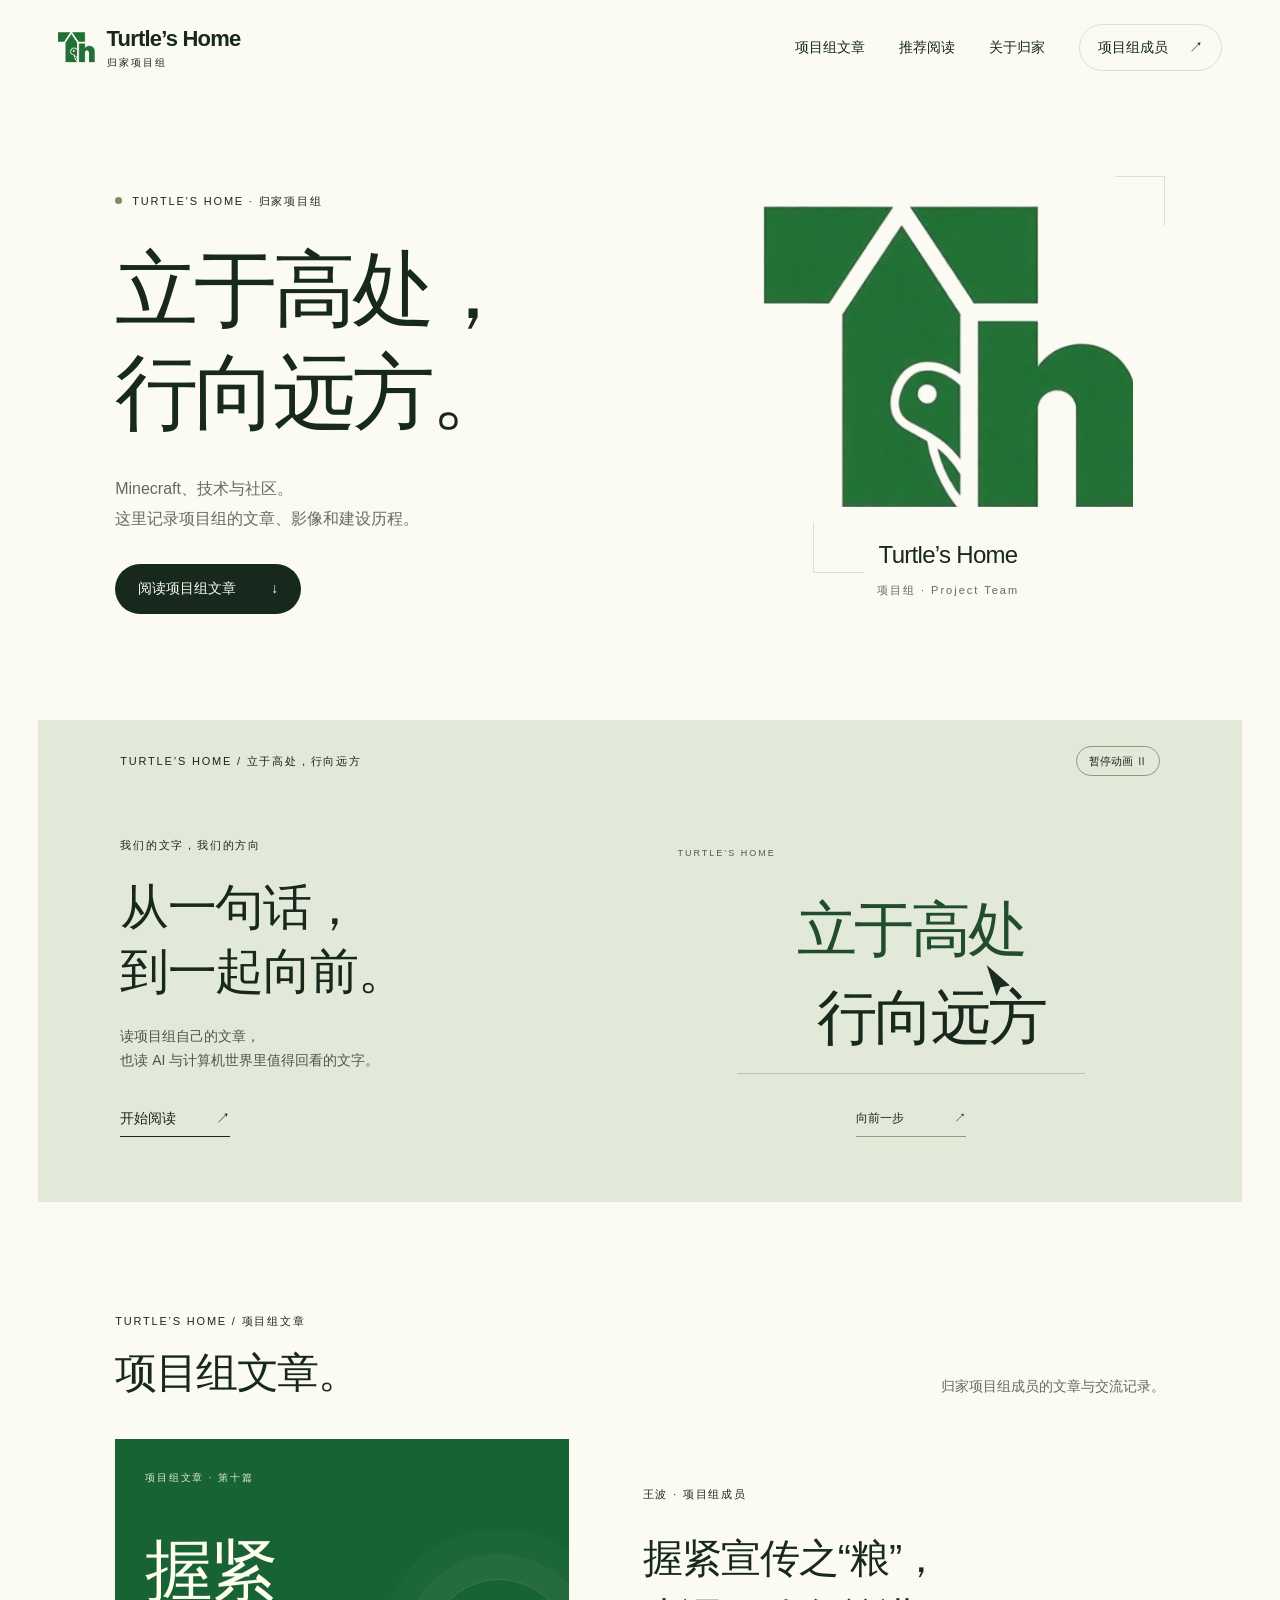
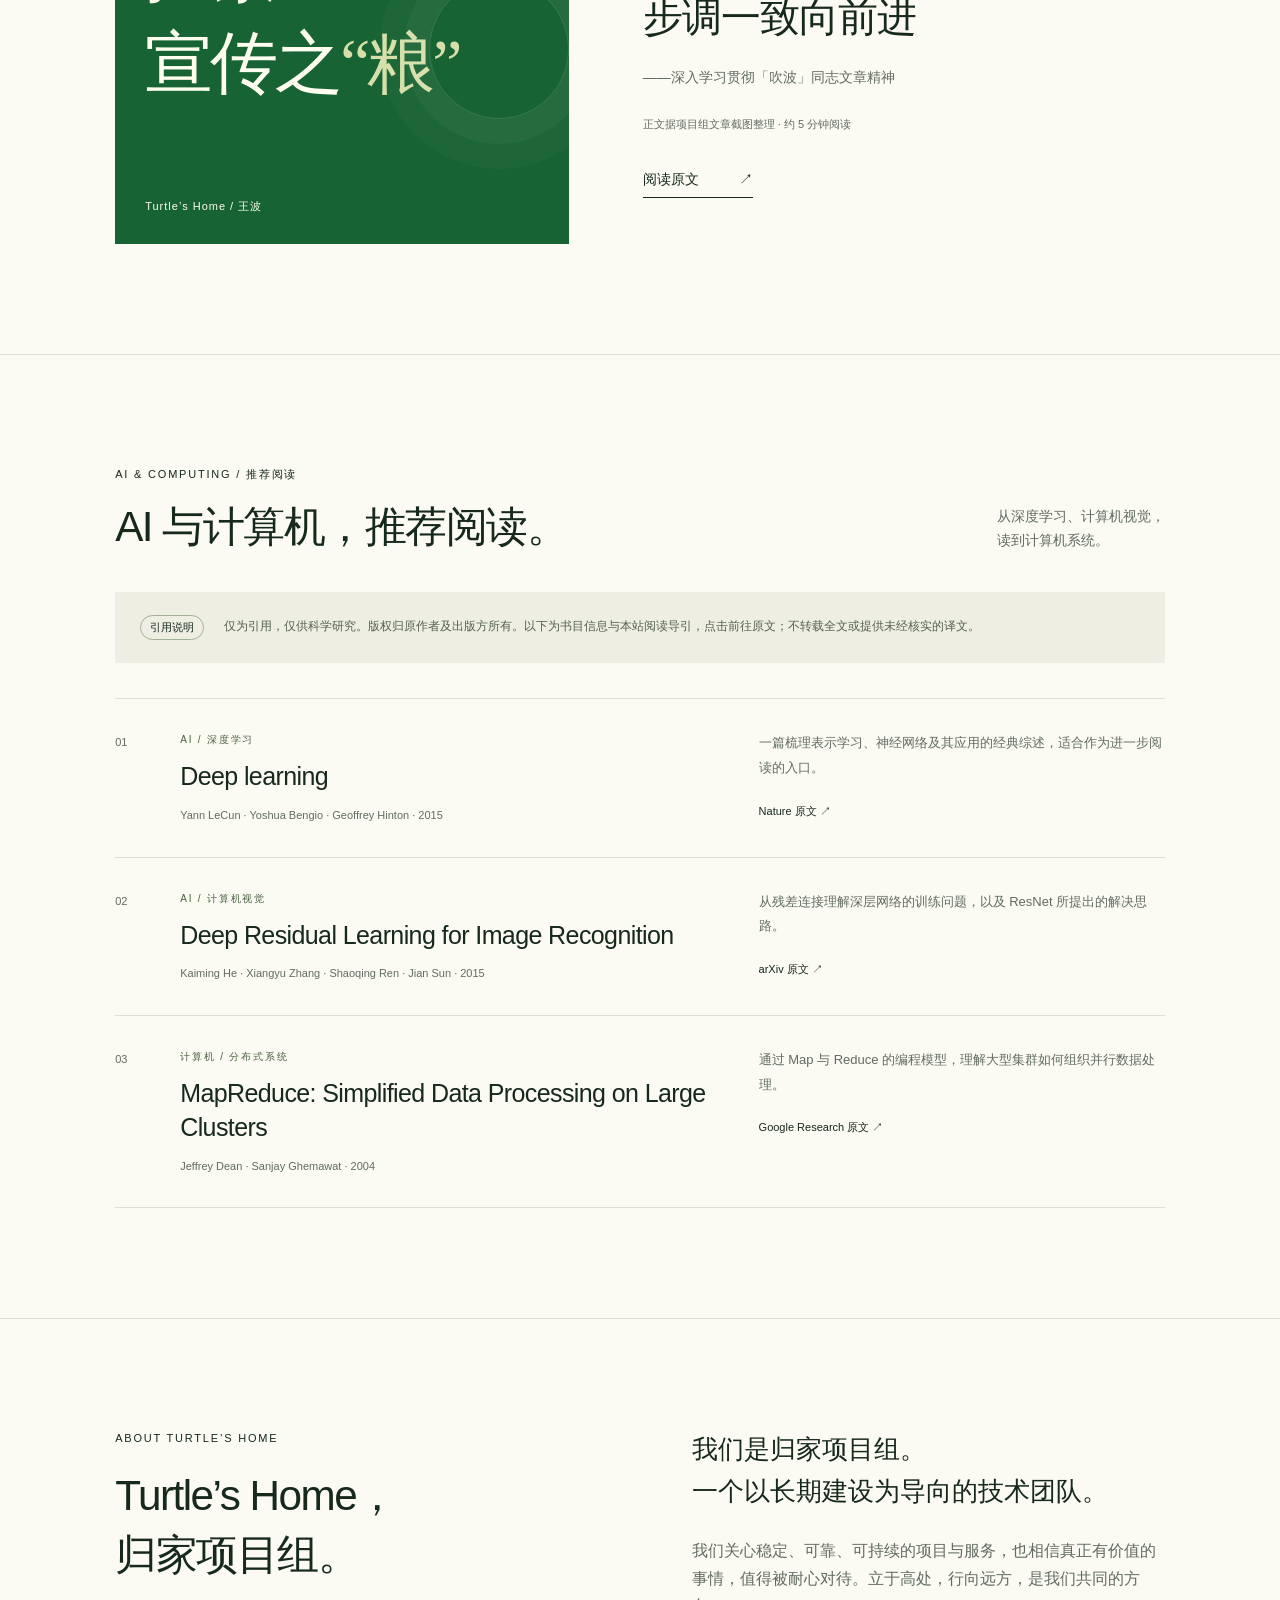
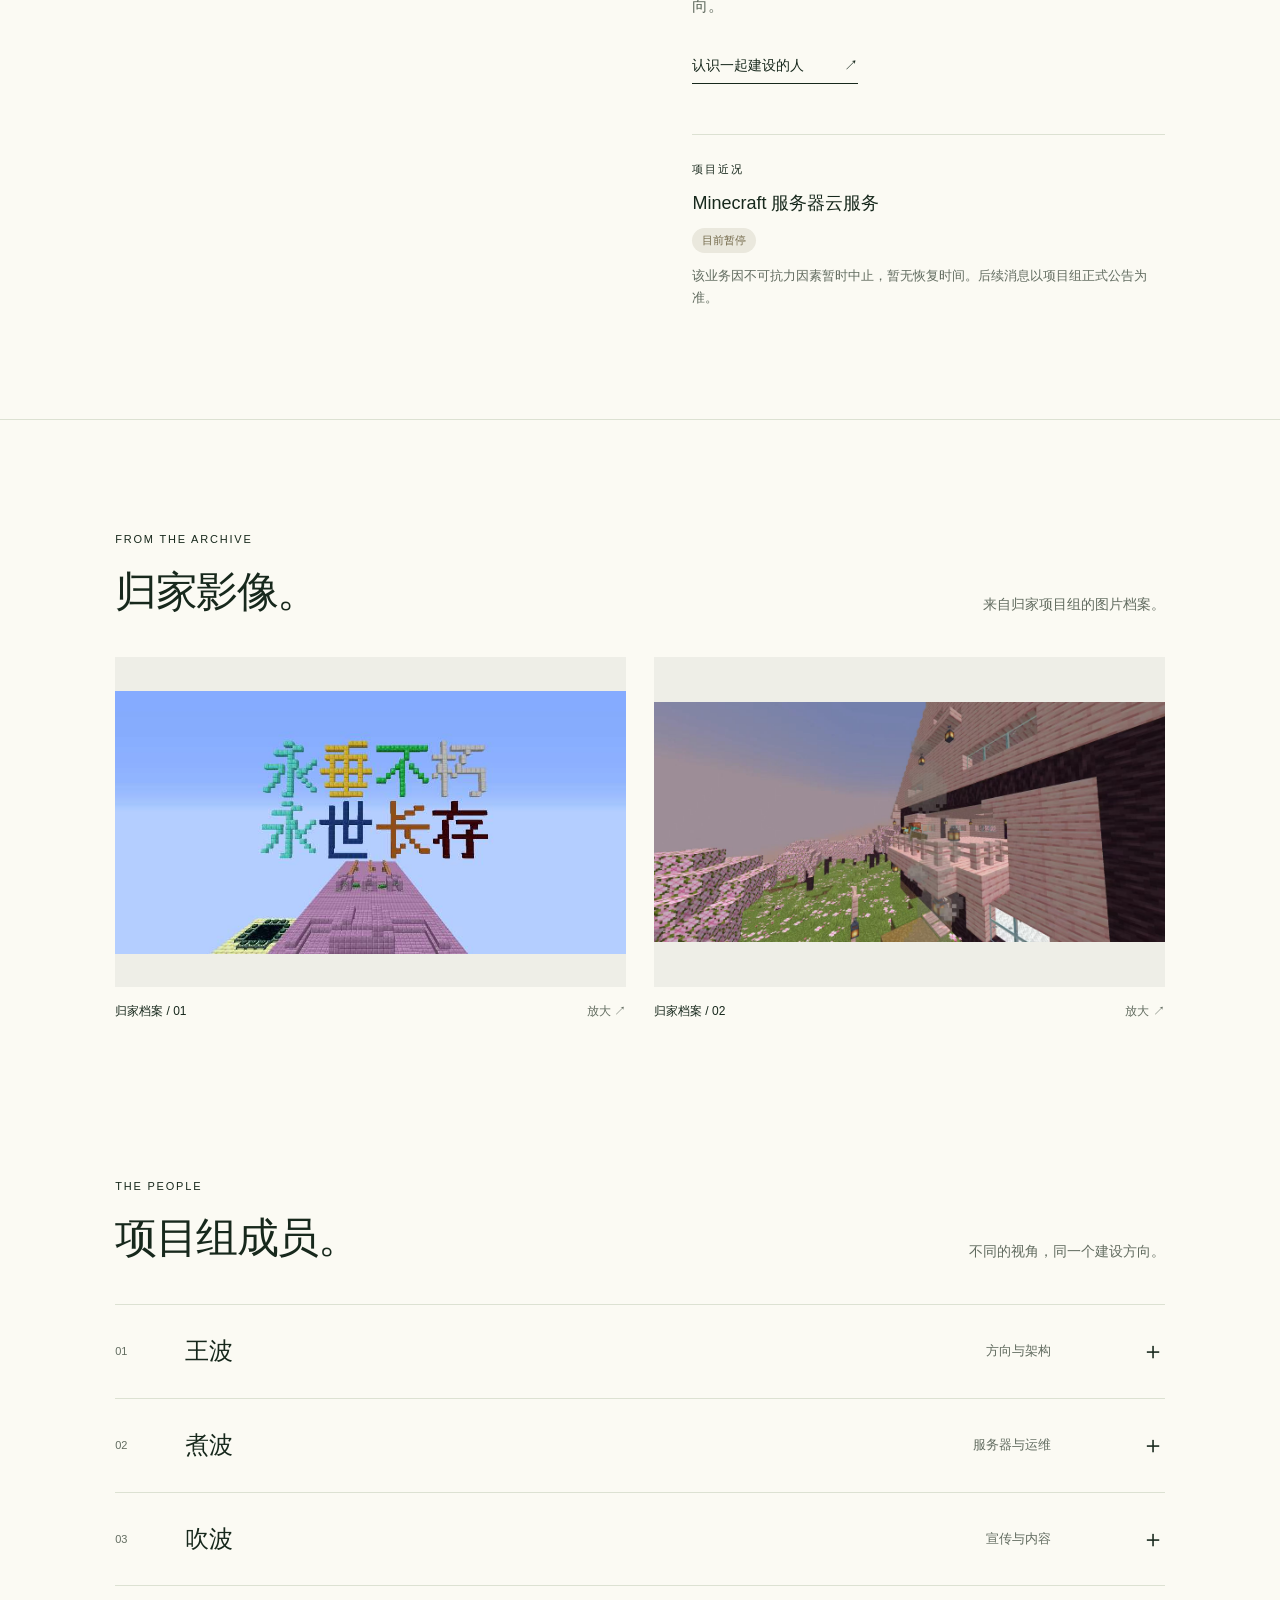
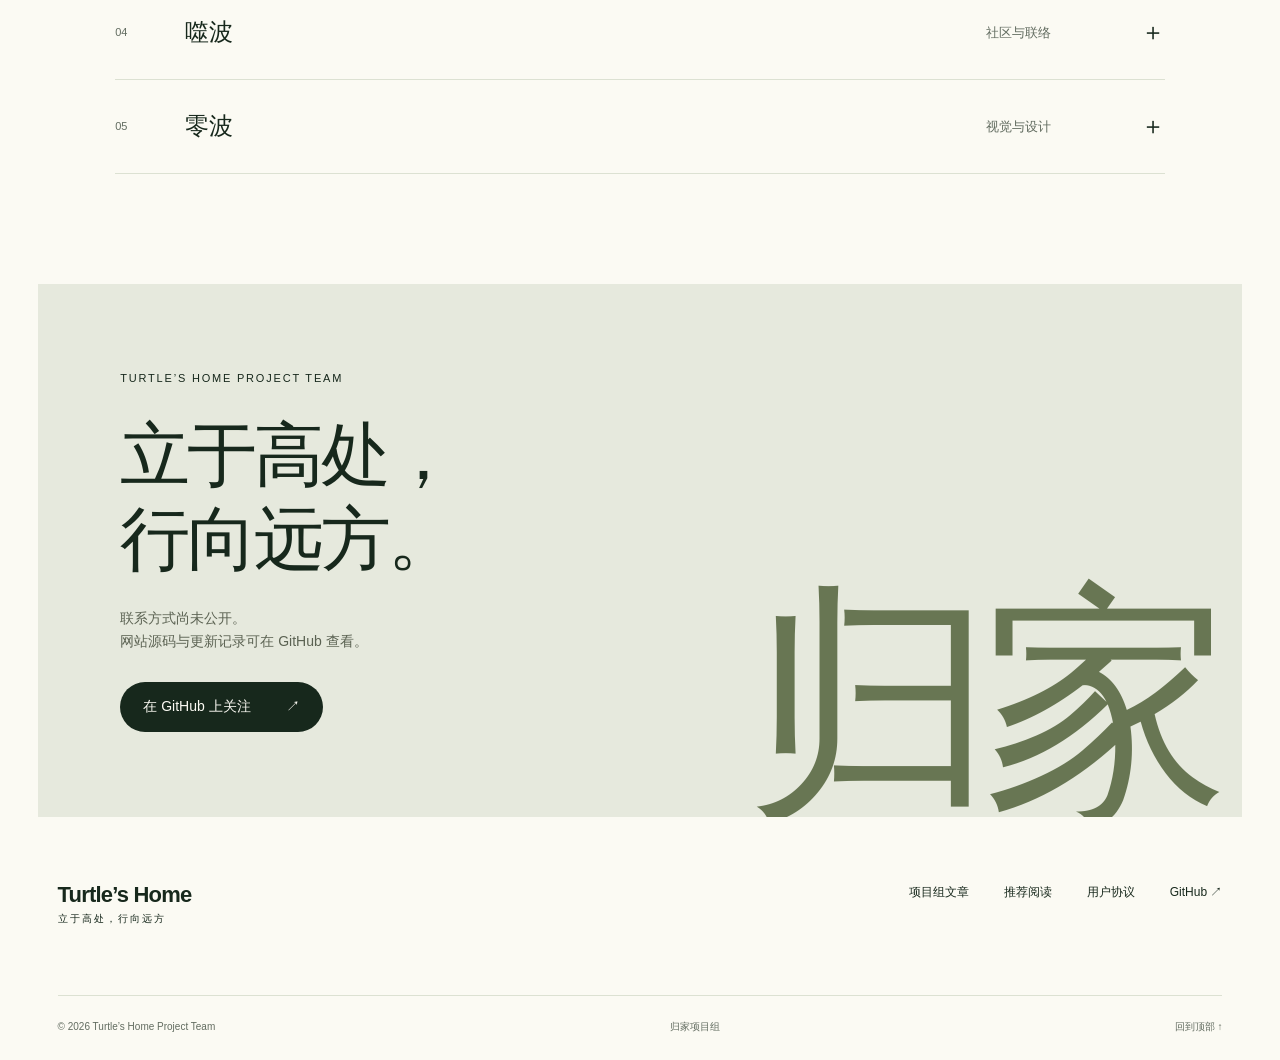
<file: index.html>
<!doctype html>
<html lang="zh-CN">
  <head>
    <meta charset="utf-8" />
    <meta name="viewport" content="width=device-width,initial-scale=1" />
    <meta name="color-scheme" content="light" />
    <title>立于高处，行向远方 · Turtle’s Home</title>
    <meta
      name="description"
      content="Turtle’s Home 归家项目组。立于高处，行向远方。阅读项目组文章，查看归家影像，探索 AI 与计算机经典文章。"
    />
    <meta name="theme-color" content="#fbfaf3" />
    <link rel="icon" href="/favicon.svg" type="image/svg+xml" />
    <link rel="apple-touch-icon" href="/apple-touch-icon.png" />
    <meta property="og:title" content="立于高处，行向远方 · Turtle’s Home" />
    <meta
      property="og:description"
      content="Turtle’s Home 归家项目组。立于高处，行向远方。阅读项目组文章，查看归家影像，探索 AI 与计算机经典文章。"
    />
    <meta property="og:type" content="website" />
    <link rel="stylesheet" href="/assets/site.css" />
    <script src="/assets/site.js" defer></script>
  </head>
  <body id="top">
    <a class="skip" href="#main">跳至正文</a>
    <header class="site-header">
      <a class="brand" href="/" aria-label="Turtle’s Home 首页"
        ><span class="logo-crop logo-nav" aria-hidden="true"
          ><img
            src="/turtle_logo_transparent.png"
            width="684"
            height="676"
            alt="" /></span
        ><span>Turtle’s Home<span class="brand-sub">归家项目组</span></span></a
      ><button
        class="menu-toggle"
        aria-expanded="false"
        aria-controls="navigation"
      >
        菜单 <span>＋</span>
      </button>
      <nav id="navigation" aria-label="主导航">
        <a href="/#journal">项目组文章</a><a href="/#reading">推荐阅读</a
        ><a href="/#about">关于归家</a
        ><a class="nav-contact" href="/#people">项目组成员 <span>↗</span></a>
      </nav>
    </header>
    <main id="main">
      <section class="intro identity-intro">
        <div class="intro-heading">
          <div class="eyebrow">
            <span class="status-dot"></span> TURTLE’S HOME · 归家项目组
          </div>
          <h1>立于高处，<br /><span class="serif">行向远方。</span></h1>
          <p class="intro-description">
            Minecraft、技术与社区。<br />这里记录项目组的文章、影像和建设历程。
          </p>
          <a class="pill" href="#journal">阅读项目组文章 <span>↓</span></a>
        </div>
        <div class="identity-mark">
          <span class="logo-crop logo-hero"
            ><img
              src="/turtle_logo_transparent.png"
              width="684"
              height="676"
              alt="Turtle’s Home 项目组 Th 标志，包含向上的箭头与海龟图案"
          /></span>
          <div class="identity-label">
            <strong>Turtle’s Home</strong><span>项目组 · Project Team</span>
          </div>
          <span class="identity-grid" aria-hidden="true"></span>
        </div>
      </section>
      <section class="kinetic-banner" aria-labelledby="kinetic-title">
        <div class="kinetic-top">
          <span class="eyebrow">TURTLE’S HOME / 立于高处，行向远方</span
          ><button
            class="motion-toggle"
            data-motion-toggle
            aria-pressed="false"
            aria-label="暂停页面动画"
          >
            暂停动画 Ⅱ
          </button>
        </div>
        <div class="kinetic-layout">
          <div class="kinetic-copy">
            <span class="eyebrow">我们的文字，我们的方向</span>
            <h2 id="kinetic-title">从一句话，<br />到一起向前。</h2>
            <p>
              读项目组自己的文章，<br />也读 AI 与计算机世界里值得回看的文字。
            </p>
            <a class="text-link" href="#journal">开始阅读 <span>↗</span></a>
          </div>
          <div class="word-play" data-word-play>
            <div class="word-stage" aria-hidden="true">
              <span class="word-label">TURTLE’S HOME</span
              ><span class="word-primary">立于高处</span
              ><span class="word-secondary">行向远方</span
              ><span class="word-cursor"></span
              ><span class="word-baseline"></span>
            </div>
            <button class="word-button" aria-pressed="false">
              向前一步 <span>↗</span></button
            ><span class="sr-only word-announcement" aria-live="polite"
              >立于高处，行向远方</span
            >
          </div>
        </div>
      </section>
      <section class="section team-journal" id="journal">
        <div class="section-heading">
          <div>
            <span class="eyebrow">TURTLE’S HOME / 项目组文章</span>
            <h2>项目组文章。</h2>
          </div>
          <p>归家项目组成员的文章与交流记录。</p>
        </div>
        <a class="team-feature-card" href="/journal/hold-the-grain.html"
          ><div class="team-cover">
            <span class="eyebrow">项目组文章 · 第十篇</span
            ><span class="grain-title">握紧<br />宣传之<span>“粮”</span></span
            ><span class="cover-rule"></span
            ><span class="cover-signature">Turtle’s Home / 王波</span>
          </div>
          <div class="team-card-copy">
            <span class="eyebrow">王波 · 项目组成员</span>
            <h3>握紧宣传之“粮”，<br />步调一致向前进</h3>
            <p>——深入学习贯彻「吹波」同志文章精神</p>
            <span class="team-source"
              >正文据项目组文章截图整理 · 约 5 分钟阅读</span
            ><span class="text-link">阅读原文 <span>↗</span></span>
          </div></a
        >
      </section>
      <section class="section reading-section" id="reading">
        <div class="section-heading">
          <div>
            <span class="eyebrow">AI & COMPUTING / 推荐阅读</span>
            <h2>AI 与计算机，推荐阅读。</h2>
          </div>
          <p>从深度学习、计算机视觉，<br />读到计算机系统。</p>
        </div>
        <div class="citation-notice">
          <span class="citation-badge">引用说明</span>
          <p>
            仅为引用，仅供科学研究。版权归原作者及出版方所有。以下为书目信息与本站阅读导引，点击前往原文；不转载全文或提供未经核实的译文。
          </p>
        </div>
        <div class="reading-list">
          <a
            class="reading-row"
            href="https://www.nature.com/articles/nature14539"
            target="_blank"
            rel="noopener noreferrer"
            ><span class="reading-number">01</span>
            <div class="reading-title">
              <span class="eyebrow">AI / 深度学习</span>
              <h3>Deep learning</h3>
              <p class="reading-author">
                Yann LeCun · Yoshua Bengio · Geoffrey Hinton · 2015
              </p>
            </div>
            <div class="reading-description">
              <p>
                一篇梳理表示学习、神经网络及其应用的经典综述，适合作为进一步阅读的入口。
              </p>
              <span>Nature 原文 ↗</span>
            </div></a
          ><a
            class="reading-row"
            href="https://arxiv.org/abs/1512.03385"
            target="_blank"
            rel="noopener noreferrer"
            ><span class="reading-number">02</span>
            <div class="reading-title">
              <span class="eyebrow">AI / 计算机视觉</span>
              <h3>Deep Residual Learning for Image Recognition</h3>
              <p class="reading-author">
                Kaiming He · Xiangyu Zhang · Shaoqing Ren · Jian Sun · 2015
              </p>
            </div>
            <div class="reading-description">
              <p>
                从残差连接理解深层网络的训练问题，以及 ResNet 所提出的解决思路。
              </p>
              <span>arXiv 原文 ↗</span>
            </div></a
          ><a
            class="reading-row"
            href="https://research.google/pubs/mapreduce-simplified-data-processing-on-large-clusters/"
            target="_blank"
            rel="noopener noreferrer"
            ><span class="reading-number">03</span>
            <div class="reading-title">
              <span class="eyebrow">计算机 / 分布式系统</span>
              <h3>MapReduce: Simplified Data Processing on Large Clusters</h3>
              <p class="reading-author">
                Jeffrey Dean · Sanjay Ghemawat · 2004
              </p>
            </div>
            <div class="reading-description">
              <p>
                通过 Map 与 Reduce
                的编程模型，理解大型集群如何组织并行数据处理。
              </p>
              <span>Google Research 原文 ↗</span>
            </div></a
          >
        </div>
      </section>
      <section class="about section" id="about">
        <div class="about-label">
          <span class="eyebrow">ABOUT TURTLE’S HOME</span>
          <h2>Turtle’s Home，<br />归家项目组。</h2>
        </div>
        <div class="about-copy">
          <p class="large-copy">
            我们是归家项目组。<br />一个以长期建设为导向的技术团队。
          </p>
          <p>
            我们关心稳定、可靠、可持续的项目与服务，也相信真正有价值的事情，值得被耐心对待。立于高处，行向远方，是我们共同的方向。
          </p>
          <a class="text-link" href="#people"
            >认识一起建设的人 <span>↗</span></a
          >
          <div class="service-note">
            <span class="eyebrow">项目近况</span>
            <h3>Minecraft 服务器云服务</h3>
            <span class="service-status">目前暂停</span>
            <p>
              该业务因不可抗力因素暂时中止，暂无恢复时间。后续消息以项目组正式公告为准。
            </p>
          </div>
        </div>
      </section>
      <section class="archive section">
        <div class="section-heading">
          <div>
            <span class="eyebrow">FROM THE ARCHIVE</span>
            <h2>归家影像。</h2>
          </div>
          <p>来自归家项目组的图片档案。</p>
        </div>
        <div class="archive-grid">
          <a
            class="archive-item"
            href="/classic1.png"
            data-image="/classic1.png"
            data-caption="归家档案 · 经典图片 01"
            ><img
              src="/classic1.png"
              alt="归家项目组经典图片 01，点击查看原图"
              loading="lazy"
            /><span>归家档案 / 01 <span>放大 ↗</span></span></a
          >
          <a
            class="archive-item"
            href="/classic2.png"
            data-image="/classic2.png"
            data-caption="归家档案 · 经典图片 02"
            ><img
              src="/classic2.png"
              alt="归家项目组经典图片 02，点击查看原图"
              loading="lazy"
            /><span>归家档案 / 02 <span>放大 ↗</span></span></a
          >
        </div>
      </section>
      <section class="section people" id="people">
        <div class="section-heading">
          <div>
            <span class="eyebrow">THE PEOPLE</span>
            <h2>项目组成员。</h2>
          </div>
          <p>不同的视角，同一个建设方向。</p>
        </div>
        <div class="people-list">
          <details>
            <summary>
              <span class="person-number">01</span>
              <h3>王波</h3>
              <span class="person-role">方向与架构</span
              ><span class="plus" aria-hidden="true">＋</span>
            </summary>
            <p>
              负责项目组整体方向与技术决策，统筹项目规划、技术架构与长期发展路线。
            </p>
          </details>
          <details>
            <summary>
              <span class="person-number">02</span>
              <h3>煮波</h3>
              <span class="person-role">服务器与运维</span
              ><span class="plus" aria-hidden="true">＋</span>
            </summary>
            <p>
              负责 Minecraft 服务器部署、维护与稳定性保障，探索运行优化方案。
            </p>
          </details>
          <details>
            <summary>
              <span class="person-number">03</span>
              <h3>吹波</h3>
              <span class="person-role">宣传与内容</span
              ><span class="plus" aria-hidden="true">＋</span>
            </summary>
            <p>负责项目组对外宣传，促进项目与使用者之间的良性互动。</p>
          </details>
          <details>
            <summary>
              <span class="person-number">04</span>
              <h3>噬波</h3>
              <span class="person-role">社区与联络</span
              ><span class="plus" aria-hidden="true">＋</span>
            </summary>
            <p>负责对外沟通、社区维护与反馈整理，让不同的声音被听见。</p>
          </details>
          <details>
            <summary>
              <span class="person-number">05</span>
              <h3>零波</h3>
              <span class="person-role">视觉与设计</span
              ><span class="plus" aria-hidden="true">＋</span>
            </summary>
            <p>负责宣传图与视频制作，用视觉记录项目组的想法。</p>
          </details>
        </div>
      </section>
      <section class="contact" id="contact">
        <span class="eyebrow">TURTLE’S HOME PROJECT TEAM</span>
        <h2>立于高处，<br />行向远方。</h2>
        <p>联系方式尚未公开。<br />网站源码与更新记录可在 GitHub 查看。</p>
        <a
          class="pill"
          href="https://github.com/piter273/turtlehome_website"
          target="_blank"
          rel="noopener noreferrer"
          >在 GitHub 上关注 <span>↗</span></a
        ><span class="contact-watermark" aria-hidden="true">归家</span>
      </section>
    </main>
    <dialog class="lightbox" aria-label="图片查看器">
      <button class="lightbox-close" aria-label="关闭图片">关闭 ×</button
      ><img alt="" />
      <p></p>
    </dialog>
    <footer class="site-footer">
      <div class="footer-top">
        <a class="brand" href="/"
          >Turtle’s Home<span class="brand-sub">立于高处，行向远方</span></a
        >
        <div>
          <a href="/#journal">项目组文章</a><a href="/#reading">推荐阅读</a
          ><a href="/agreement.html">用户协议</a
          ><a
            href="https://github.com/piter273/turtlehome_website"
            target="_blank"
            rel="noopener noreferrer"
            >GitHub ↗</a
          >
        </div>
      </div>
      <div class="footer-bottom">
        <span>© <span data-year>2026</span> Turtle’s Home Project Team</span
        ><span>归家项目组</span><a href="#top">回到顶部 ↑</a>
      </div>
    </footer>
  </body>
</html>
</file>
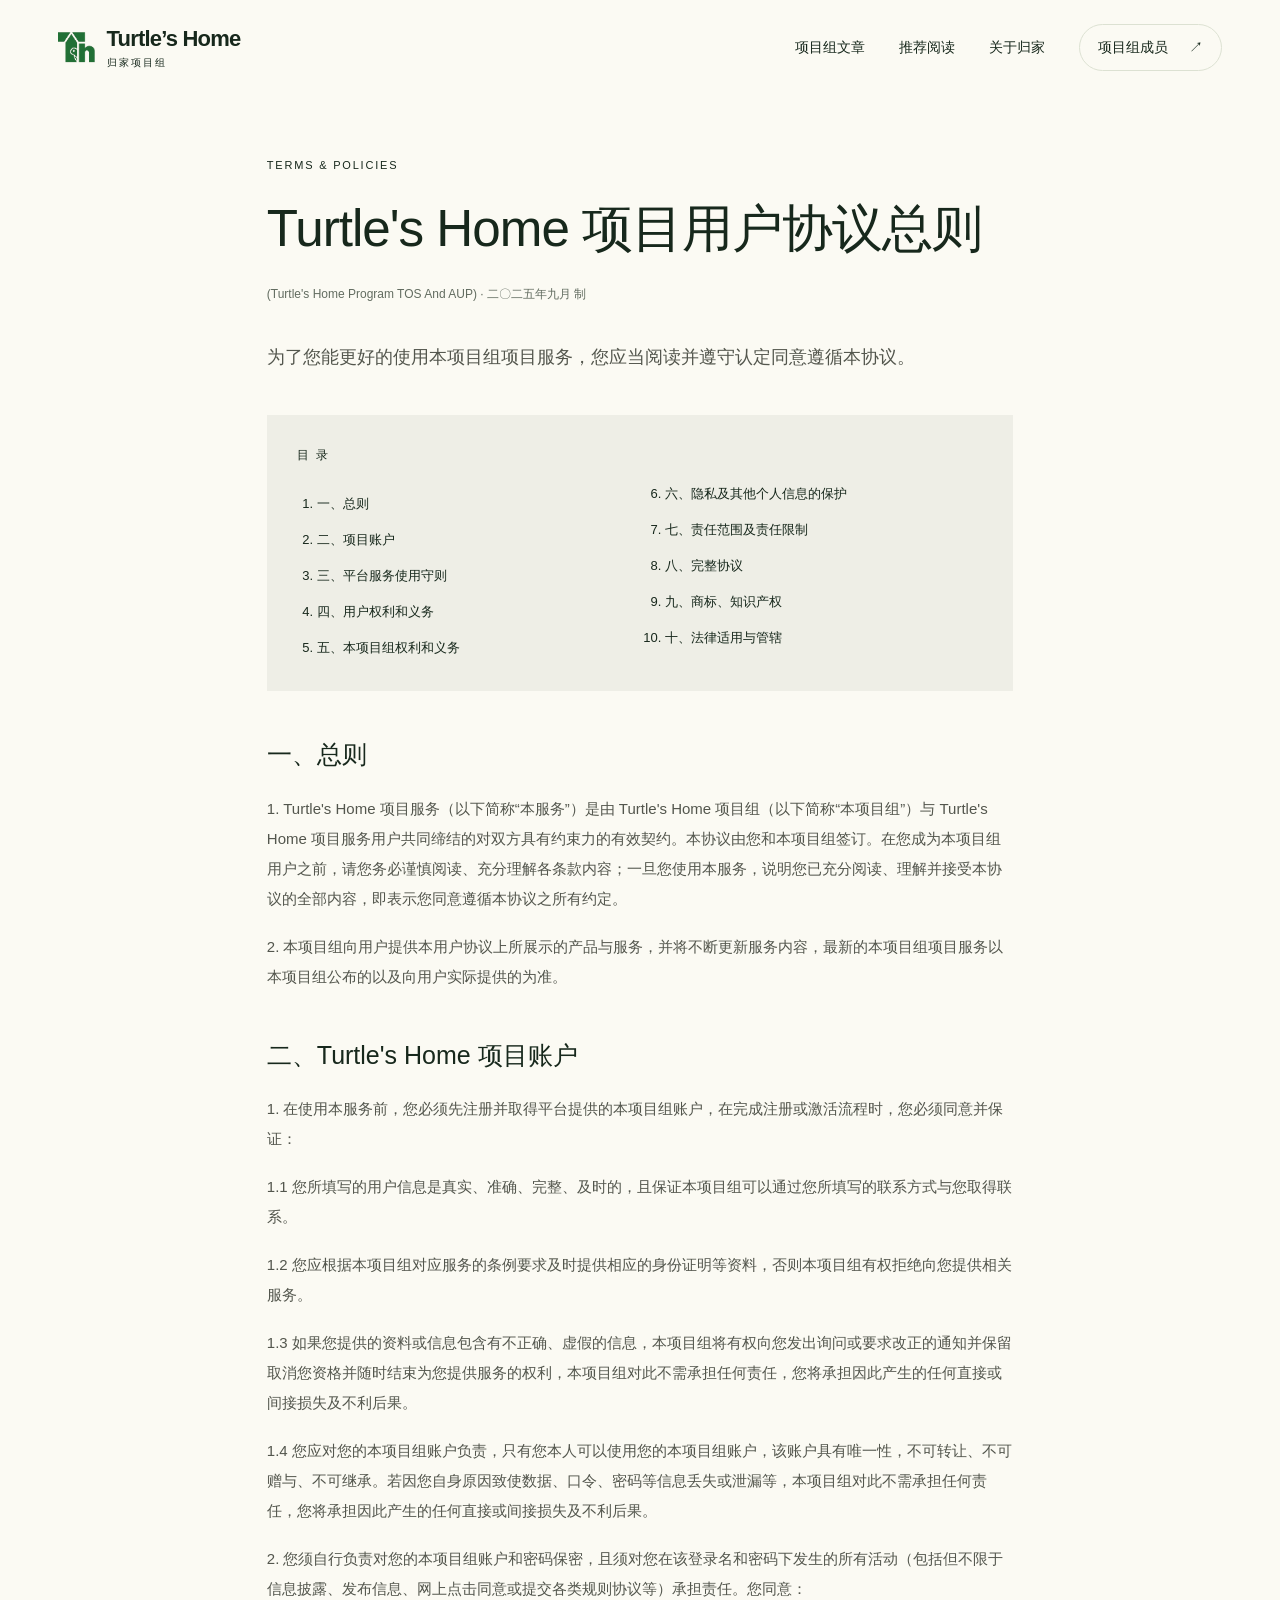
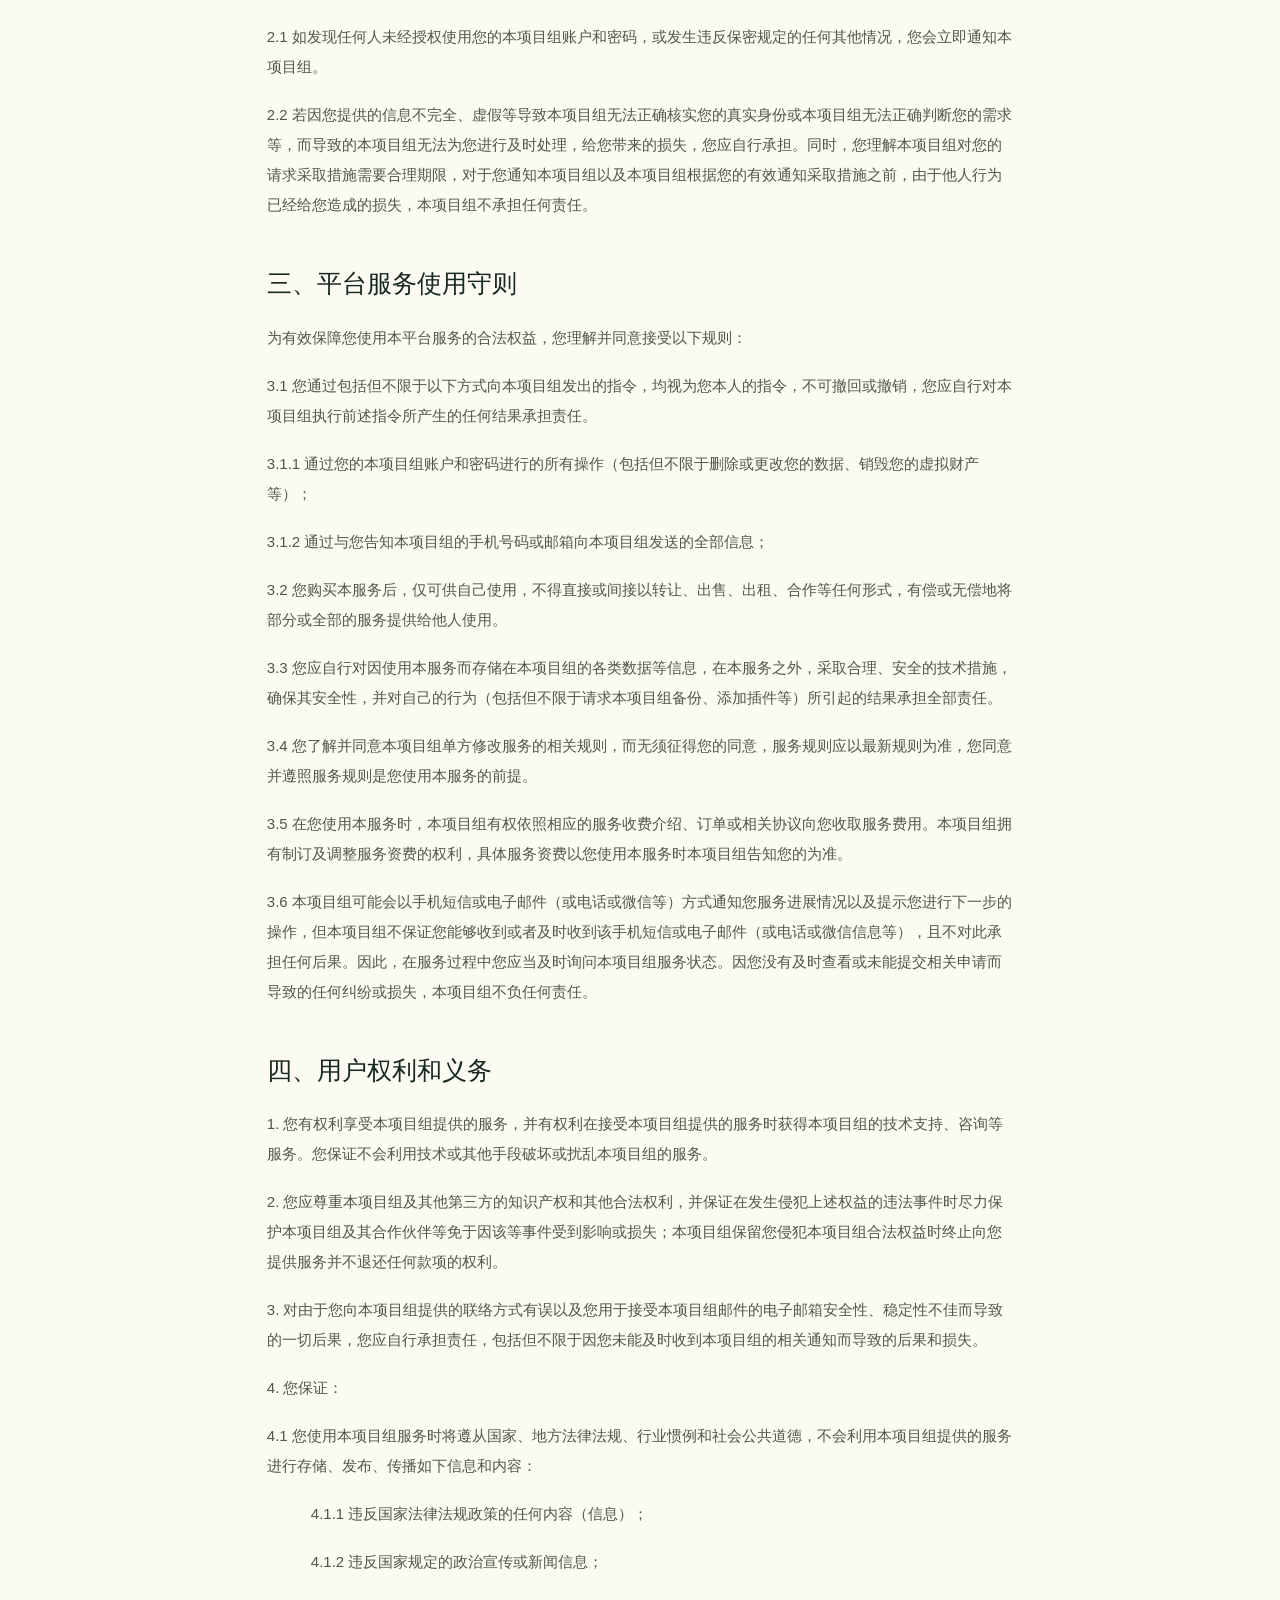
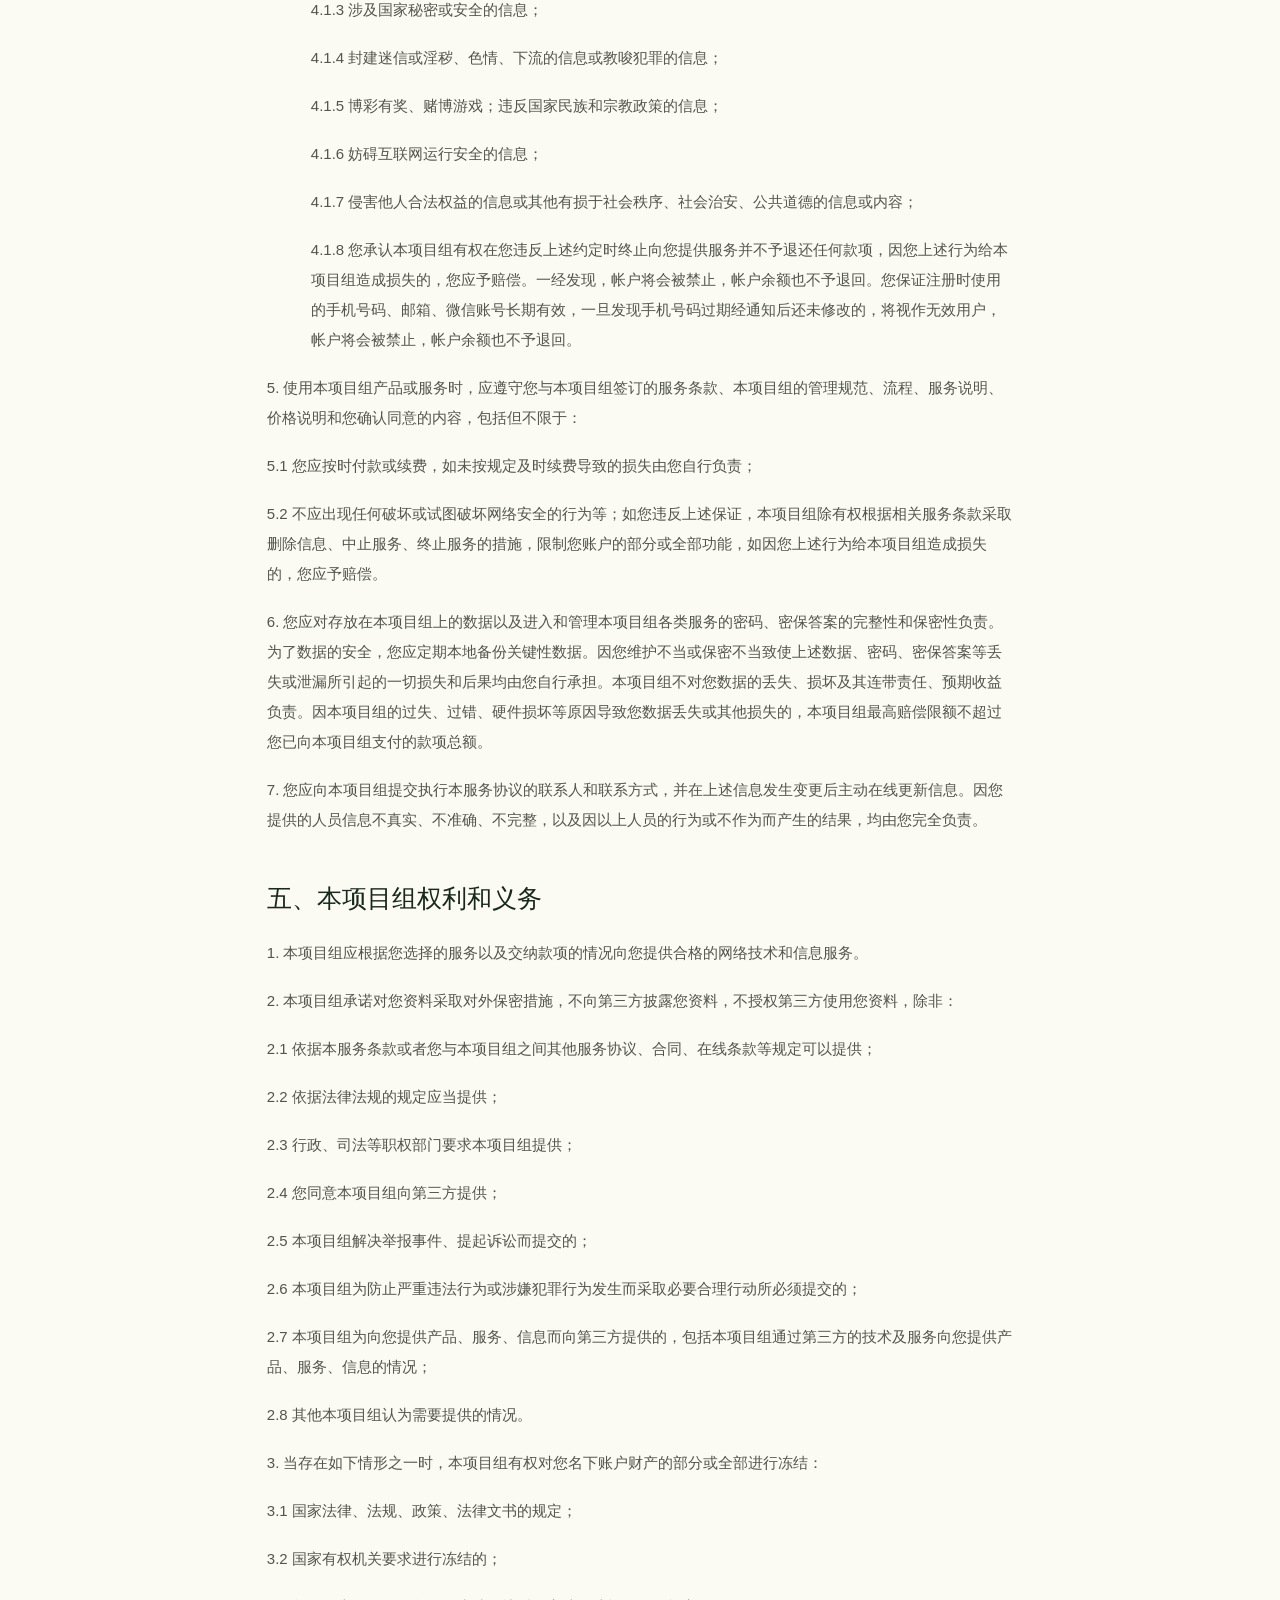
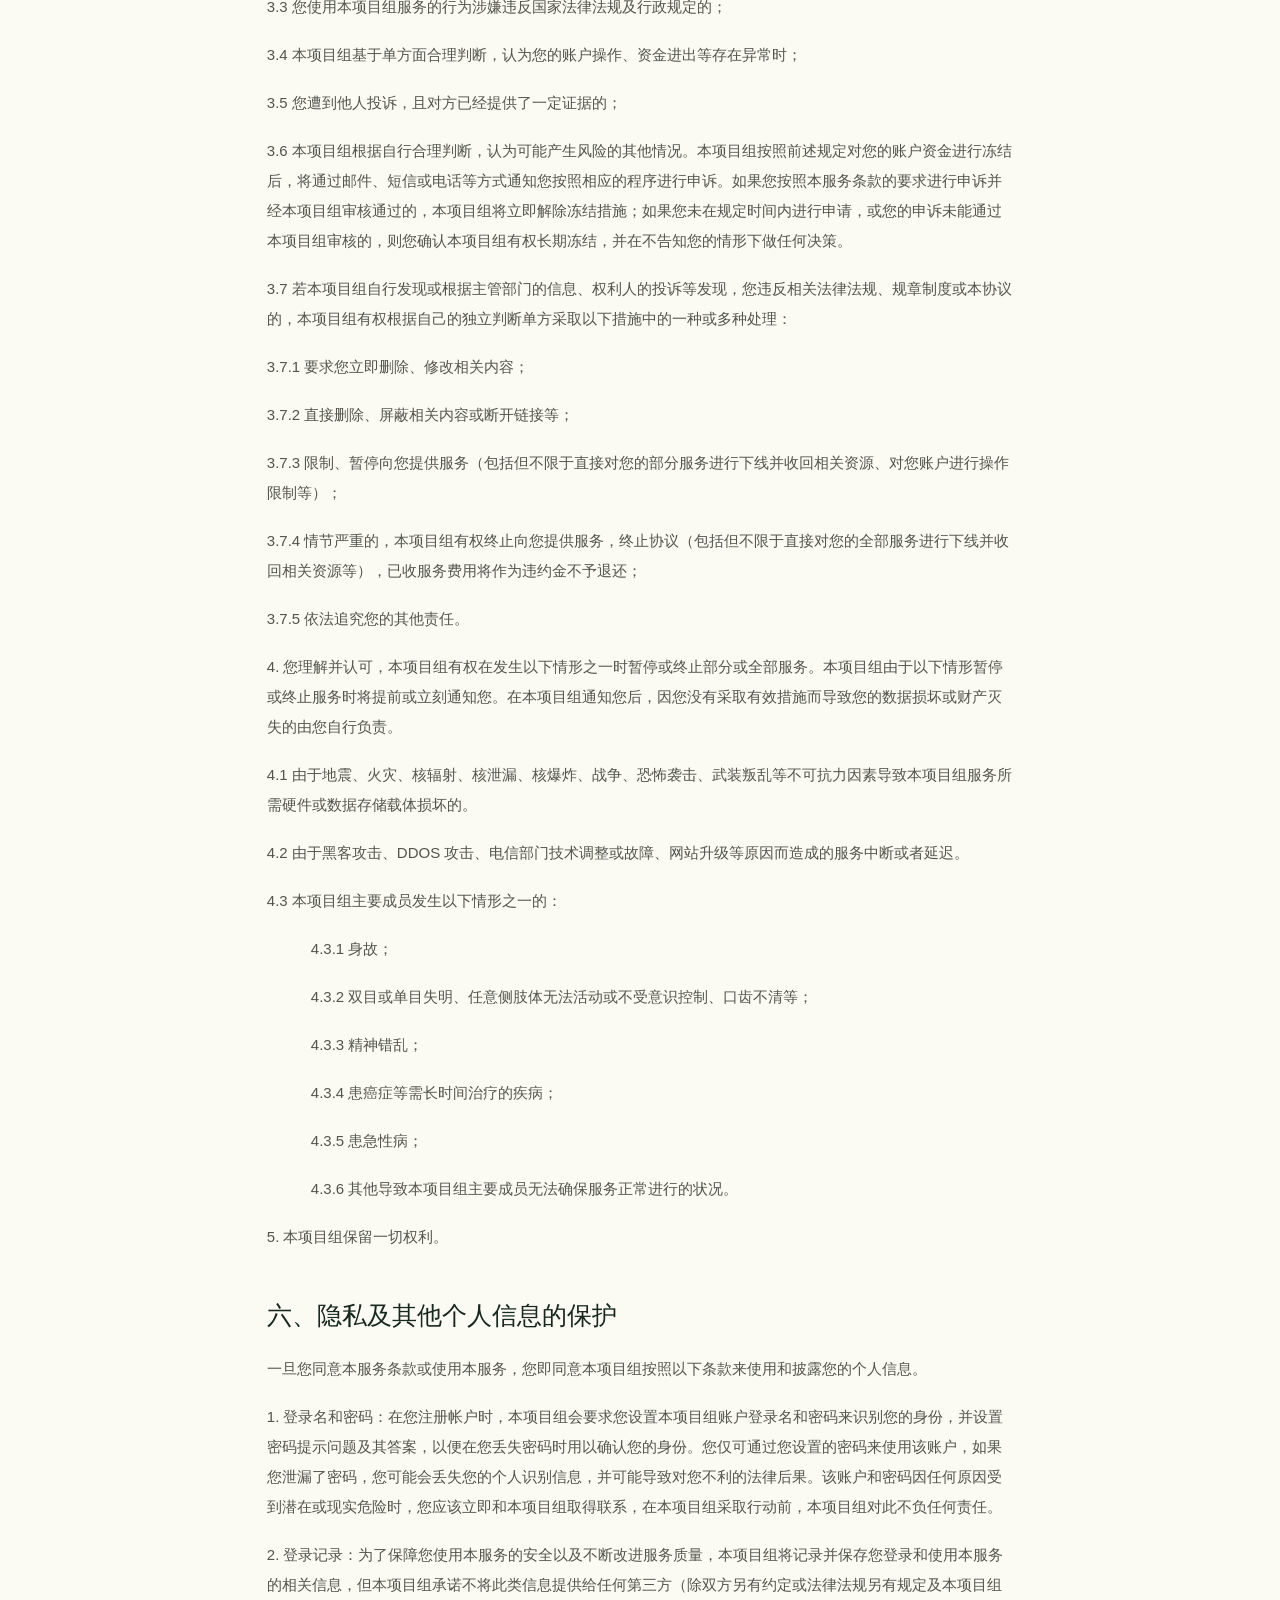
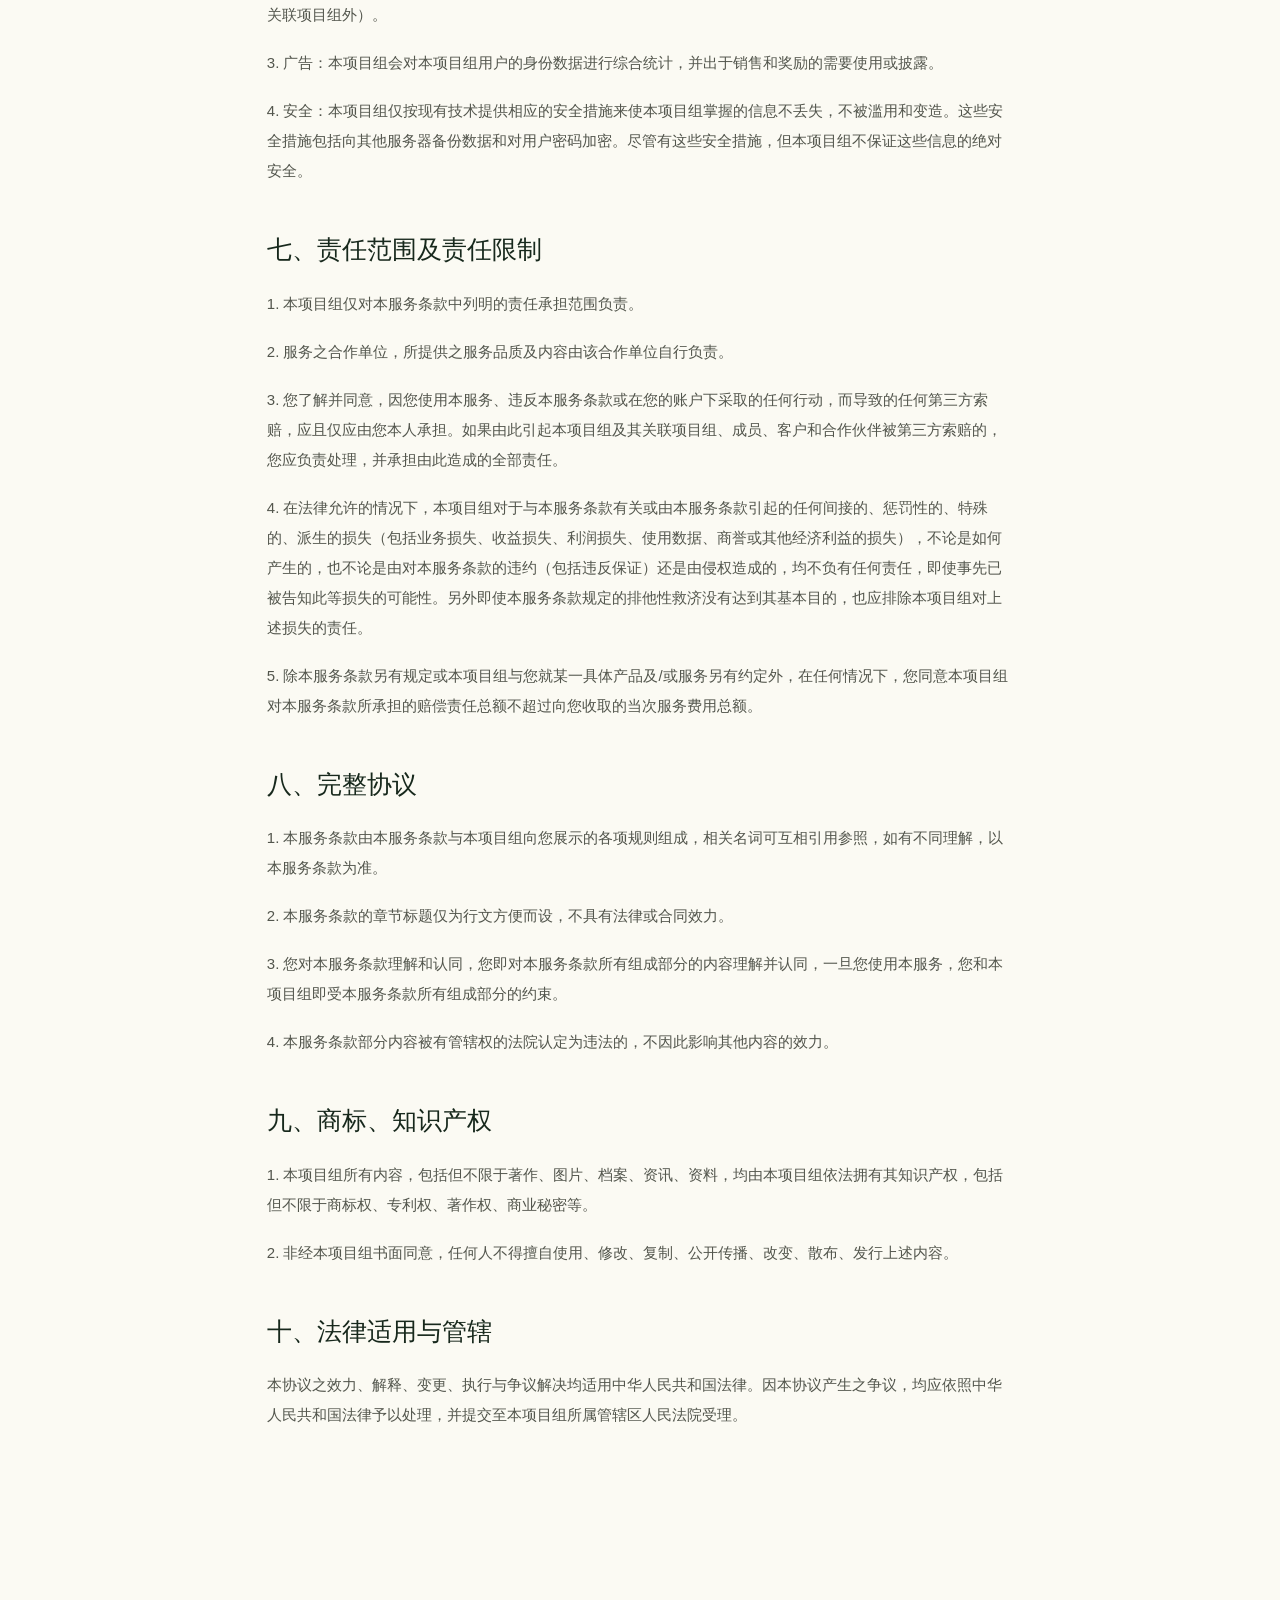
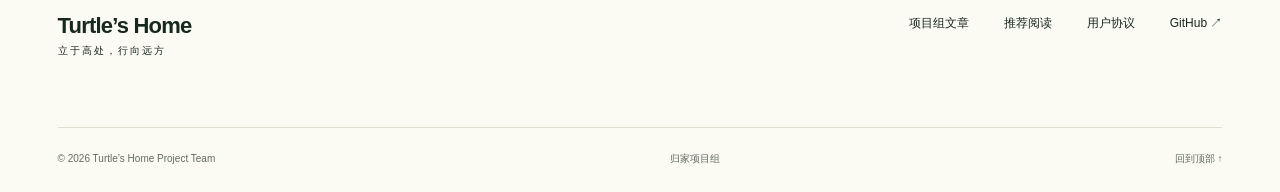
<file: agreement.html>
<!doctype html>
<html lang="zh-CN">
  <head>
    <meta charset="utf-8" />
    <meta name="viewport" content="width=device-width,initial-scale=1" />
    <meta name="color-scheme" content="light" />
    <title>项目用户协议总则 · Turtle’s Home</title>
    <meta
      name="description"
      content="Turtle’s Home 项目用户协议总则，二〇二五年九月制。"
    />
    <meta name="theme-color" content="#f7f7f2" />
    <link rel="icon" href="/favicon.svg" type="image/svg+xml" />
    <link rel="apple-touch-icon" href="/apple-touch-icon.png" />
    <meta property="og:title" content="项目用户协议总则 · Turtle’s Home" />
    <meta
      property="og:description"
      content="Turtle’s Home 项目用户协议总则，二〇二五年九月制。"
    />
    <meta property="og:type" content="website" />
    <link rel="stylesheet" href="/assets/site.css" />
    <script src="/assets/site.js" defer></script>
  </head>
  <body id="top">
    <a class="skip" href="#main">跳至正文</a>
    <header class="site-header">
      <a class="brand" href="/" aria-label="Turtle’s Home 首页"
        ><span class="logo-crop logo-nav" aria-hidden="true"
          ><img
            src="/turtle_logo_transparent.png"
            width="684"
            height="676"
            alt="" /></span
        ><span>Turtle’s Home<span class="brand-sub">归家项目组</span></span></a
      ><button
        class="menu-toggle"
        aria-expanded="false"
        aria-controls="navigation"
      >
        菜单 <span>＋</span>
      </button>
      <nav id="navigation" aria-label="主导航">
        <a href="/#journal">项目组文章</a><a href="/#reading">推荐阅读</a
        ><a href="/#about">关于归家</a
        ><a class="nav-contact" href="/#people">项目组成员 <span>↗</span></a>
      </nav>
    </header>
    <main id="main" class="legal-page">
      <header class="doc-head">
        <span class="eyebrow">TERMS & POLICIES</span>
        <h1>Turtle's Home 项目用户协议总则</h1>
        <div class="meta">
          (Turtle's Home Program TOS And AUP) · 二〇二五年九月 制
        </div>
      </header>

      <p class="lead">
        为了您能更好的使用本项目组项目服务，您应当阅读并遵守认定同意遵循本协议。
      </p>

      <!-- 目录 -->
      <nav class="toc" aria-label="目录">
        <div class="toc-title">目 录</div>
        <ol>
          <li><a href="#s1">一、总则</a></li>
          <li><a href="#s2">二、项目账户</a></li>
          <li><a href="#s3">三、平台服务使用守则</a></li>
          <li><a href="#s4">四、用户权利和义务</a></li>
          <li><a href="#s5">五、本项目组权利和义务</a></li>
          <li><a href="#s6">六、隐私及其他个人信息的保护</a></li>
          <li><a href="#s7">七、责任范围及责任限制</a></li>
          <li><a href="#s8">八、完整协议</a></li>
          <li><a href="#s9">九、商标、知识产权</a></li>
          <li><a href="#s10">十、法律适用与管辖</a></li>
        </ol>
      </nav>

      <h2 id="s1">一、总则</h2>
      <p>
        1. Turtle's Home 项目服务（以下简称“本服务”）是由 Turtle's Home
        项目组（以下简称“本项目组”）与 Turtle's Home
        项目服务用户共同缔结的对双方具有约束力的有效契约。本协议由您和本项目组签订。在您成为本项目组用户之前，请您务必谨慎阅读、充分理解各条款内容；一旦您使用本服务，说明您已充分阅读、理解并接受本协议的全部内容，即表示您同意遵循本协议之所有约定。
      </p>
      <p>
        2.
        本项目组向用户提供本用户协议上所展示的产品与服务，并将不断更新服务内容，最新的本项目组项目服务以本项目组公布的以及向用户实际提供的为准。
      </p>

      <h2 id="s2">二、Turtle's Home 项目账户</h2>
      <p>
        1.
        在使用本服务前，您必须先注册并取得平台提供的本项目组账户，在完成注册或激活流程时，您必须同意并保证：
      </p>
      <p class="sub">
        1.1
        您所填写的用户信息是真实、准确、完整、及时的，且保证本项目组可以通过您所填写的联系方式与您取得联系。
      </p>
      <p class="sub">
        1.2
        您应根据本项目组对应服务的条例要求及时提供相应的身份证明等资料，否则本项目组有权拒绝向您提供相关服务。
      </p>
      <p class="sub">
        1.3
        如果您提供的资料或信息包含有不正确、虚假的信息，本项目组将有权向您发出询问或要求改正的通知并保留取消您资格并随时结束为您提供服务的权利，本项目组对此不需承担任何责任，您将承担因此产生的任何直接或间接损失及不利后果。
      </p>
      <p class="sub">
        1.4
        您应对您的本项目组账户负责，只有您本人可以使用您的本项目组账户，该账户具有唯一性，不可转让、不可赠与、不可继承。若因您自身原因致使数据、口令、密码等信息丢失或泄漏等，本项目组对此不需承担任何责任，您将承担因此产生的任何直接或间接损失及不利后果。
      </p>
      <p>
        2.
        您须自行负责对您的本项目组账户和密码保密，且须对您在该登录名和密码下发生的所有活动（包括但不限于信息披露、发布信息、网上点击同意或提交各类规则协议等）承担责任。您同意：
      </p>
      <p class="sub">
        2.1
        如发现任何人未经授权使用您的本项目组账户和密码，或发生违反保密规定的任何其他情况，您会立即通知本项目组。
      </p>
      <p class="sub">
        2.2
        若因您提供的信息不完全、虚假等导致本项目组无法正确核实您的真实身份或本项目组无法正确判断您的需求等，而导致的本项目组无法为您进行及时处理，给您带来的损失，您应自行承担。同时，您理解本项目组对您的请求采取措施需要合理期限，对于您通知本项目组以及本项目组根据您的有效通知采取措施之前，由于他人行为已经给您造成的损失，本项目组不承担任何责任。
      </p>

      <h2 id="s3">三、平台服务使用守则</h2>
      <p>为有效保障您使用本平台服务的合法权益，您理解并同意接受以下规则：</p>
      <p>
        3.1
        您通过包括但不限于以下方式向本项目组发出的指令，均视为您本人的指令，不可撤回或撤销，您应自行对本项目组执行前述指令所产生的任何结果承担责任。
      </p>
      <p class="sub">
        3.1.1
        通过您的本项目组账户和密码进行的所有操作（包括但不限于删除或更改您的数据、销毁您的虚拟财产等）；
      </p>
      <p class="sub">
        3.1.2 通过与您告知本项目组的手机号码或邮箱向本项目组发送的全部信息；
      </p>
      <p>
        3.2
        您购买本服务后，仅可供自己使用，不得直接或间接以转让、出售、出租、合作等任何形式，有偿或无偿地将部分或全部的服务提供给他人使用。
      </p>
      <p>
        3.3
        您应自行对因使用本服务而存储在本项目组的各类数据等信息，在本服务之外，采取合理、安全的技术措施，确保其安全性，并对自己的行为（包括但不限于请求本项目组备份、添加插件等）所引起的结果承担全部责任。
      </p>
      <p>
        3.4
        您了解并同意本项目组单方修改服务的相关规则，而无须征得您的同意，服务规则应以最新规则为准，您同意并遵照服务规则是您使用本服务的前提。
      </p>
      <p>
        3.5
        在您使用本服务时，本项目组有权依照相应的服务收费介绍、订单或相关协议向您收取服务费用。本项目组拥有制订及调整服务资费的权利，具体服务资费以您使用本服务时本项目组告知您的为准。
      </p>
      <p>
        3.6
        本项目组可能会以手机短信或电子邮件（或电话或微信等）方式通知您服务进展情况以及提示您进行下一步的操作，但本项目组不保证您能够收到或者及时收到该手机短信或电子邮件（或电话或微信信息等），且不对此承担任何后果。因此，在服务过程中您应当及时询问本项目组服务状态。因您没有及时查看或未能提交相关申请而导致的任何纠纷或损失，本项目组不负任何责任。
      </p>

      <h2 id="s4">四、用户权利和义务</h2>
      <p>
        1.
        您有权利享受本项目组提供的服务，并有权利在接受本项目组提供的服务时获得本项目组的技术支持、咨询等服务。您保证不会利用技术或其他手段破坏或扰乱本项目组的服务。
      </p>
      <p>
        2.
        您应尊重本项目组及其他第三方的知识产权和其他合法权利，并保证在发生侵犯上述权益的违法事件时尽力保护本项目组及其合作伙伴等免于因该等事件受到影响或损失；本项目组保留您侵犯本项目组合法权益时终止向您提供服务并不退还任何款项的权利。
      </p>
      <p>
        3.
        对由于您向本项目组提供的联络方式有误以及您用于接受本项目组邮件的电子邮箱安全性、稳定性不佳而导致的一切后果，您应自行承担责任，包括但不限于因您未能及时收到本项目组的相关通知而导致的后果和损失。
      </p>
      <p>4. 您保证：</p>
      <p class="sub">
        4.1
        您使用本项目组服务时将遵从国家、地方法律法规、行业惯例和社会公共道德，不会利用本项目组提供的服务进行存储、发布、传播如下信息和内容：
      </p>
      <p class="sub" style="padding-left: 44px">
        4.1.1 违反国家法律法规政策的任何内容（信息）；
      </p>
      <p class="sub" style="padding-left: 44px">
        4.1.2 违反国家规定的政治宣传或新闻信息；
      </p>
      <p class="sub" style="padding-left: 44px">
        4.1.3 涉及国家秘密或安全的信息；
      </p>
      <p class="sub" style="padding-left: 44px">
        4.1.4 封建迷信或淫秽、色情、下流的信息或教唆犯罪的信息；
      </p>
      <p class="sub" style="padding-left: 44px">
        4.1.5 博彩有奖、赌博游戏；违反国家民族和宗教政策的信息；
      </p>
      <p class="sub" style="padding-left: 44px">
        4.1.6 妨碍互联网运行安全的信息；
      </p>
      <p class="sub" style="padding-left: 44px">
        4.1.7
        侵害他人合法权益的信息或其他有损于社会秩序、社会治安、公共道德的信息或内容；
      </p>
      <p class="sub" style="padding-left: 44px">
        4.1.8
        您承认本项目组有权在您违反上述约定时终止向您提供服务并不予退还任何款项，因您上述行为给本项目组造成损失的，您应予赔偿。一经发现，帐户将会被禁止，帐户余额也不予退回。您保证注册时使用的手机号码、邮箱、微信账号长期有效，一旦发现手机号码过期经通知后还未修改的，将视作无效用户，帐户将会被禁止，帐户余额也不予退回。
      </p>
      <p>
        5.
        使用本项目组产品或服务时，应遵守您与本项目组签订的服务条款、本项目组的管理规范、流程、服务说明、价格说明和您确认同意的内容，包括但不限于：
      </p>
      <p class="sub">
        5.1 您应按时付款或续费，如未按规定及时续费导致的损失由您自行负责；
      </p>
      <p class="sub">
        5.2
        不应出现任何破坏或试图破坏网络安全的行为等；如您违反上述保证，本项目组除有权根据相关服务条款采取删除信息、中止服务、终止服务的措施，限制您账户的部分或全部功能，如因您上述行为给本项目组造成损失的，您应予赔偿。
      </p>
      <p>
        6.
        您应对存放在本项目组上的数据以及进入和管理本项目组各类服务的密码、密保答案的完整性和保密性负责。为了数据的安全，您应定期本地备份关键性数据。因您维护不当或保密不当致使上述数据、密码、密保答案等丢失或泄漏所引起的一切损失和后果均由您自行承担。本项目组不对您数据的丢失、损坏及其连带责任、预期收益负责。因本项目组的过失、过错、硬件损坏等原因导致您数据丢失或其他损失的，本项目组最高赔偿限额不超过您已向本项目组支付的款项总额。
      </p>
      <p>
        7.
        您应向本项目组提交执行本服务协议的联系人和联系方式，并在上述信息发生变更后主动在线更新信息。因您提供的人员信息不真实、不准确、不完整，以及因以上人员的行为或不作为而产生的结果，均由您完全负责。
      </p>

      <h2 id="s5">五、本项目组权利和义务</h2>
      <p>
        1.
        本项目组应根据您选择的服务以及交纳款项的情况向您提供合格的网络技术和信息服务。
      </p>
      <p>
        2.
        本项目组承诺对您资料采取对外保密措施，不向第三方披露您资料，不授权第三方使用您资料，除非：
      </p>
      <p class="sub">
        2.1
        依据本服务条款或者您与本项目组之间其他服务协议、合同、在线条款等规定可以提供；
      </p>
      <p class="sub">2.2 依据法律法规的规定应当提供；</p>
      <p class="sub">2.3 行政、司法等职权部门要求本项目组提供；</p>
      <p class="sub">2.4 您同意本项目组向第三方提供；</p>
      <p class="sub">2.5 本项目组解决举报事件、提起诉讼而提交的；</p>
      <p class="sub">
        2.6
        本项目组为防止严重违法行为或涉嫌犯罪行为发生而采取必要合理行动所必须提交的；
      </p>
      <p class="sub">
        2.7
        本项目组为向您提供产品、服务、信息而向第三方提供的，包括本项目组通过第三方的技术及服务向您提供产品、服务、信息的情况；
      </p>
      <p class="sub">2.8 其他本项目组认为需要提供的情况。</p>
      <p>
        3.
        当存在如下情形之一时，本项目组有权对您名下账户财产的部分或全部进行冻结：
      </p>
      <p class="sub">3.1 国家法律、法规、政策、法律文书的规定；</p>
      <p class="sub">3.2 国家有权机关要求进行冻结的；</p>
      <p class="sub">
        3.3 您使用本项目组服务的行为涉嫌违反国家法律法规及行政规定的；
      </p>
      <p class="sub">
        3.4 本项目组基于单方面合理判断，认为您的账户操作、资金进出等存在异常时；
      </p>
      <p class="sub">3.5 您遭到他人投诉，且对方已经提供了一定证据的；</p>
      <p class="sub">
        3.6
        本项目组根据自行合理判断，认为可能产生风险的其他情况。本项目组按照前述规定对您的账户资金进行冻结后，将通过邮件、短信或电话等方式通知您按照相应的程序进行申诉。如果您按照本服务条款的要求进行申诉并经本项目组审核通过的，本项目组将立即解除冻结措施；如果您未在规定时间内进行申请，或您的申诉未能通过本项目组审核的，则您确认本项目组有权长期冻结，并在不告知您的情形下做任何决策。
      </p>
      <p>
        3.7
        若本项目组自行发现或根据主管部门的信息、权利人的投诉等发现，您违反相关法律法规、规章制度或本协议的，本项目组有权根据自己的独立判断单方采取以下措施中的一种或多种处理：
      </p>
      <p class="sub">3.7.1 要求您立即删除、修改相关内容；</p>
      <p class="sub">3.7.2 直接删除、屏蔽相关内容或断开链接等；</p>
      <p class="sub">
        3.7.3
        限制、暂停向您提供服务（包括但不限于直接对您的部分服务进行下线并收回相关资源、对您账户进行操作限制等）；
      </p>
      <p class="sub">
        3.7.4
        情节严重的，本项目组有权终止向您提供服务，终止协议（包括但不限于直接对您的全部服务进行下线并收回相关资源等），已收服务费用将作为违约金不予退还；
      </p>
      <p class="sub">3.7.5 依法追究您的其他责任。</p>
      <p>
        4.
        您理解并认可，本项目组有权在发生以下情形之一时暂停或终止部分或全部服务。本项目组由于以下情形暂停或终止服务时将提前或立刻通知您。在本项目组通知您后，因您没有采取有效措施而导致您的数据损坏或财产灭失的由您自行负责。
      </p>
      <p class="sub">
        4.1
        由于地震、火灾、核辐射、核泄漏、核爆炸、战争、恐怖袭击、武装叛乱等不可抗力因素导致本项目组服务所需硬件或数据存储载体损坏的。
      </p>
      <p class="sub">
        4.2 由于黑客攻击、DDOS
        攻击、电信部门技术调整或故障、网站升级等原因而造成的服务中断或者延迟。
      </p>
      <p class="sub">4.3 本项目组主要成员发生以下情形之一的：</p>
      <p class="sub" style="padding-left: 44px">4.3.1 身故；</p>
      <p class="sub" style="padding-left: 44px">
        4.3.2 双目或单目失明、任意侧肢体无法活动或不受意识控制、口齿不清等；
      </p>
      <p class="sub" style="padding-left: 44px">4.3.3 精神错乱；</p>
      <p class="sub" style="padding-left: 44px">
        4.3.4 患癌症等需长时间治疗的疾病；
      </p>
      <p class="sub" style="padding-left: 44px">4.3.5 患急性病；</p>
      <p class="sub" style="padding-left: 44px">
        4.3.6 其他导致本项目组主要成员无法确保服务正常进行的状况。
      </p>
      <p>5. 本项目组保留一切权利。</p>

      <h2 id="s6">六、隐私及其他个人信息的保护</h2>
      <p>
        一旦您同意本服务条款或使用本服务，您即同意本项目组按照以下条款来使用和披露您的个人信息。
      </p>
      <p>
        1.
        登录名和密码：在您注册帐户时，本项目组会要求您设置本项目组账户登录名和密码来识别您的身份，并设置密码提示问题及其答案，以便在您丢失密码时用以确认您的身份。您仅可通过您设置的密码来使用该账户，如果您泄漏了密码，您可能会丢失您的个人识别信息，并可能导致对您不利的法律后果。该账户和密码因任何原因受到潜在或现实危险时，您应该立即和本项目组取得联系，在本项目组采取行动前，本项目组对此不负任何责任。
      </p>
      <p>
        2.
        登录记录：为了保障您使用本服务的安全以及不断改进服务质量，本项目组将记录并保存您登录和使用本服务的相关信息，但本项目组承诺不将此类信息提供给任何第三方（除双方另有约定或法律法规另有规定及本项目组关联项目组外）。
      </p>
      <p>
        3.
        广告：本项目组会对本项目组用户的身份数据进行综合统计，并出于销售和奖励的需要使用或披露。
      </p>
      <p>
        4.
        安全：本项目组仅按现有技术提供相应的安全措施来使本项目组掌握的信息不丢失，不被滥用和变造。这些安全措施包括向其他服务器备份数据和对用户密码加密。尽管有这些安全措施，但本项目组不保证这些信息的绝对安全。
      </p>

      <h2 id="s7">七、责任范围及责任限制</h2>
      <p>1. 本项目组仅对本服务条款中列明的责任承担范围负责。</p>
      <p>2. 服务之合作单位，所提供之服务品质及内容由该合作单位自行负责。</p>
      <p>
        3.
        您了解并同意，因您使用本服务、违反本服务条款或在您的账户下采取的任何行动，而导致的任何第三方索赔，应且仅应由您本人承担。如果由此引起本项目组及其关联项目组、成员、客户和合作伙伴被第三方索赔的，您应负责处理，并承担由此造成的全部责任。
      </p>
      <p>
        4.
        在法律允许的情况下，本项目组对于与本服务条款有关或由本服务条款引起的任何间接的、惩罚性的、特殊的、派生的损失（包括业务损失、收益损失、利润损失、使用数据、商誉或其他经济利益的损失），不论是如何产生的，也不论是由对本服务条款的违约（包括违反保证）还是由侵权造成的，均不负有任何责任，即使事先已被告知此等损失的可能性。另外即使本服务条款规定的排他性救济没有达到其基本目的，也应排除本项目组对上述损失的责任。
      </p>
      <p>
        5.
        除本服务条款另有规定或本项目组与您就某一具体产品及/或服务另有约定外，在任何情况下，您同意本项目组对本服务条款所承担的赔偿责任总额不超过向您收取的当次服务费用总额。
      </p>

      <h2 id="s8">八、完整协议</h2>
      <p>
        1.
        本服务条款由本服务条款与本项目组向您展示的各项规则组成，相关名词可互相引用参照，如有不同理解，以本服务条款为准。
      </p>
      <p>2. 本服务条款的章节标题仅为行文方便而设，不具有法律或合同效力。</p>
      <p>
        3.
        您对本服务条款理解和认同，您即对本服务条款所有组成部分的内容理解并认同，一旦您使用本服务，您和本项目组即受本服务条款所有组成部分的约束。
      </p>
      <p>
        4.
        本服务条款部分内容被有管辖权的法院认定为违法的，不因此影响其他内容的效力。
      </p>

      <h2 id="s9">九、商标、知识产权</h2>
      <p>
        1.
        本项目组所有内容，包括但不限于著作、图片、档案、资讯、资料，均由本项目组依法拥有其知识产权，包括但不限于商标权、专利权、著作权、商业秘密等。
      </p>
      <p>
        2.
        非经本项目组书面同意，任何人不得擅自使用、修改、复制、公开传播、改变、散布、发行上述内容。
      </p>

      <h2 id="s10">十、法律适用与管辖</h2>
      <p>
        本协议之效力、解释、变更、执行与争议解决均适用中华人民共和国法律。因本协议产生之争议，均应依照中华人民共和国法律予以处理，并提交至本项目组所属管辖区人民法院受理。
      </p>
    </main>
    <footer class="site-footer">
      <div class="footer-top">
        <a class="brand" href="/"
          >Turtle’s Home<span class="brand-sub">立于高处，行向远方</span></a
        >
        <div>
          <a href="/#journal">项目组文章</a><a href="/#reading">推荐阅读</a
          ><a href="/agreement.html">用户协议</a
          ><a
            href="https://github.com/piter273/turtlehome_website"
            target="_blank"
            rel="noopener noreferrer"
            >GitHub ↗</a
          >
        </div>
      </div>
      <div class="footer-bottom">
        <span>© <span data-year>2026</span> Turtle’s Home Project Team</span
        ><span>归家项目组</span><a href="#top">回到顶部 ↑</a>
      </div>
    </footer>
  </body>
</html>
</file>
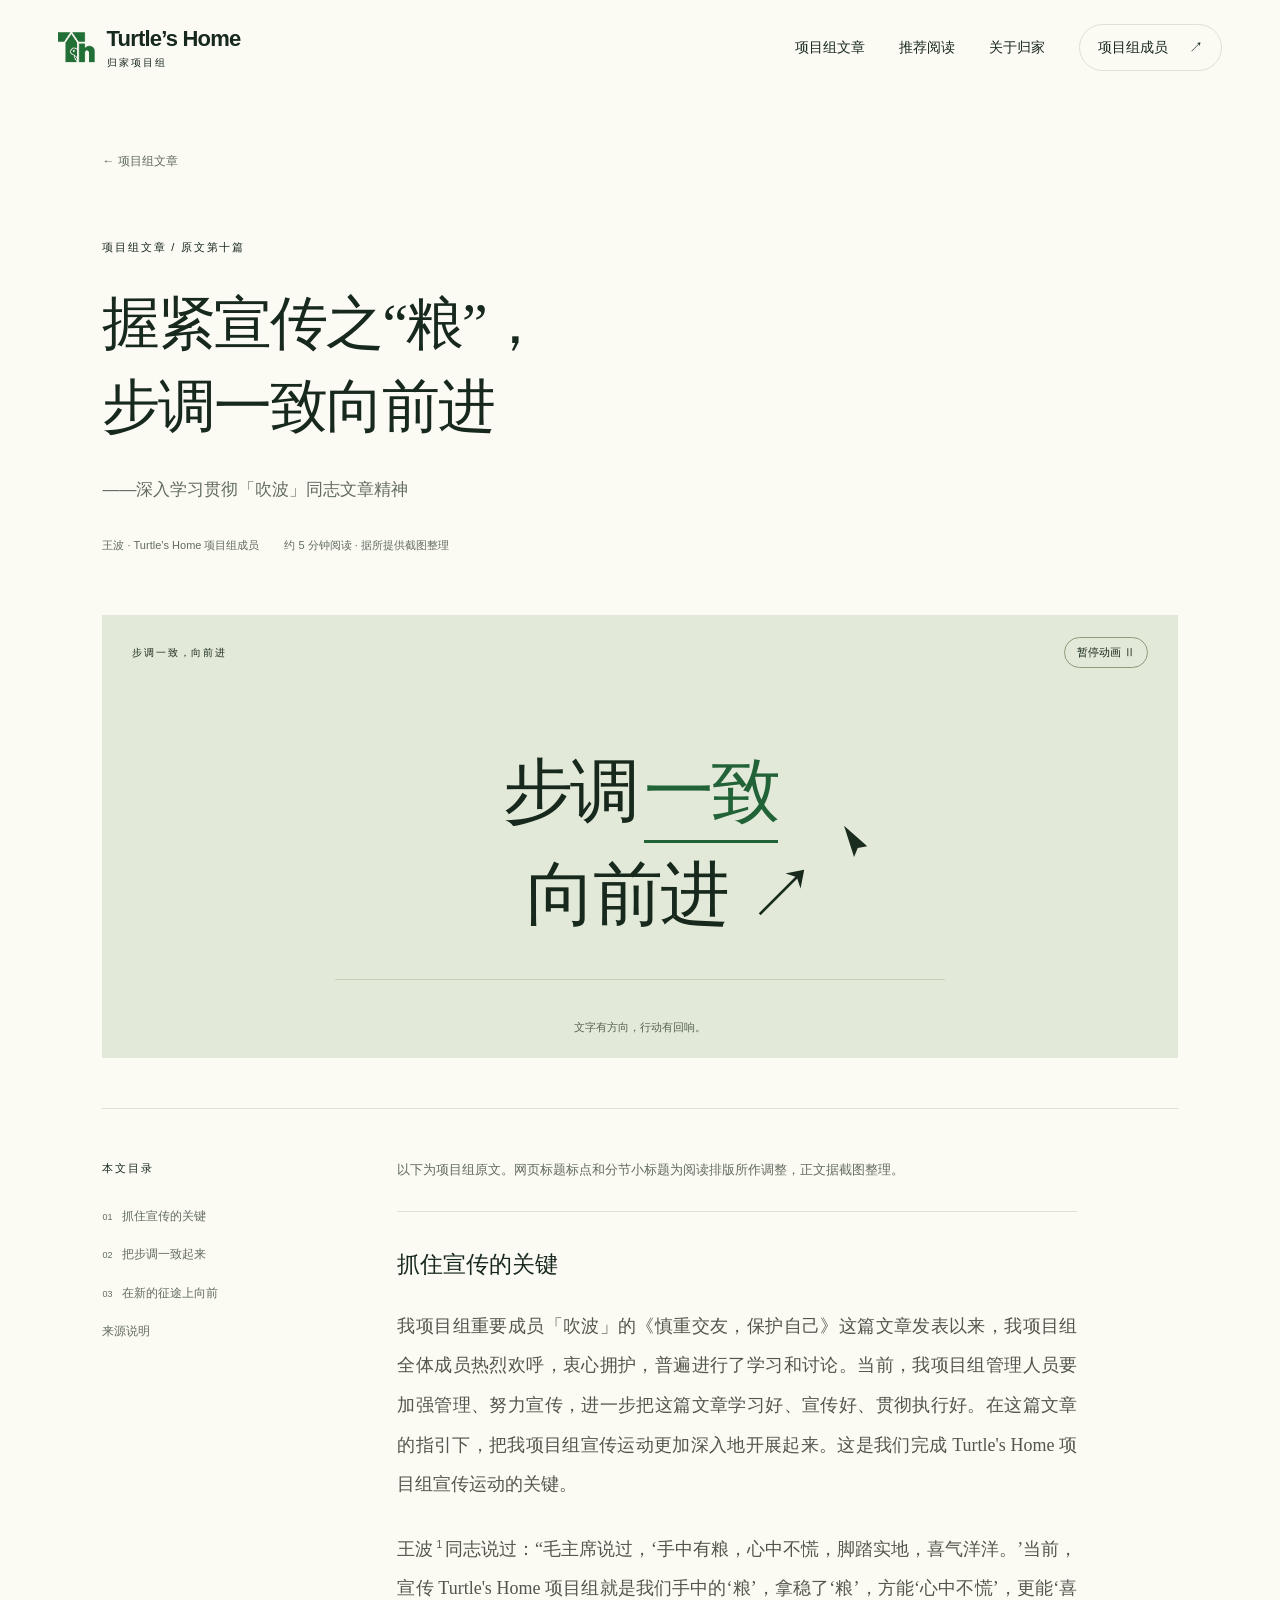
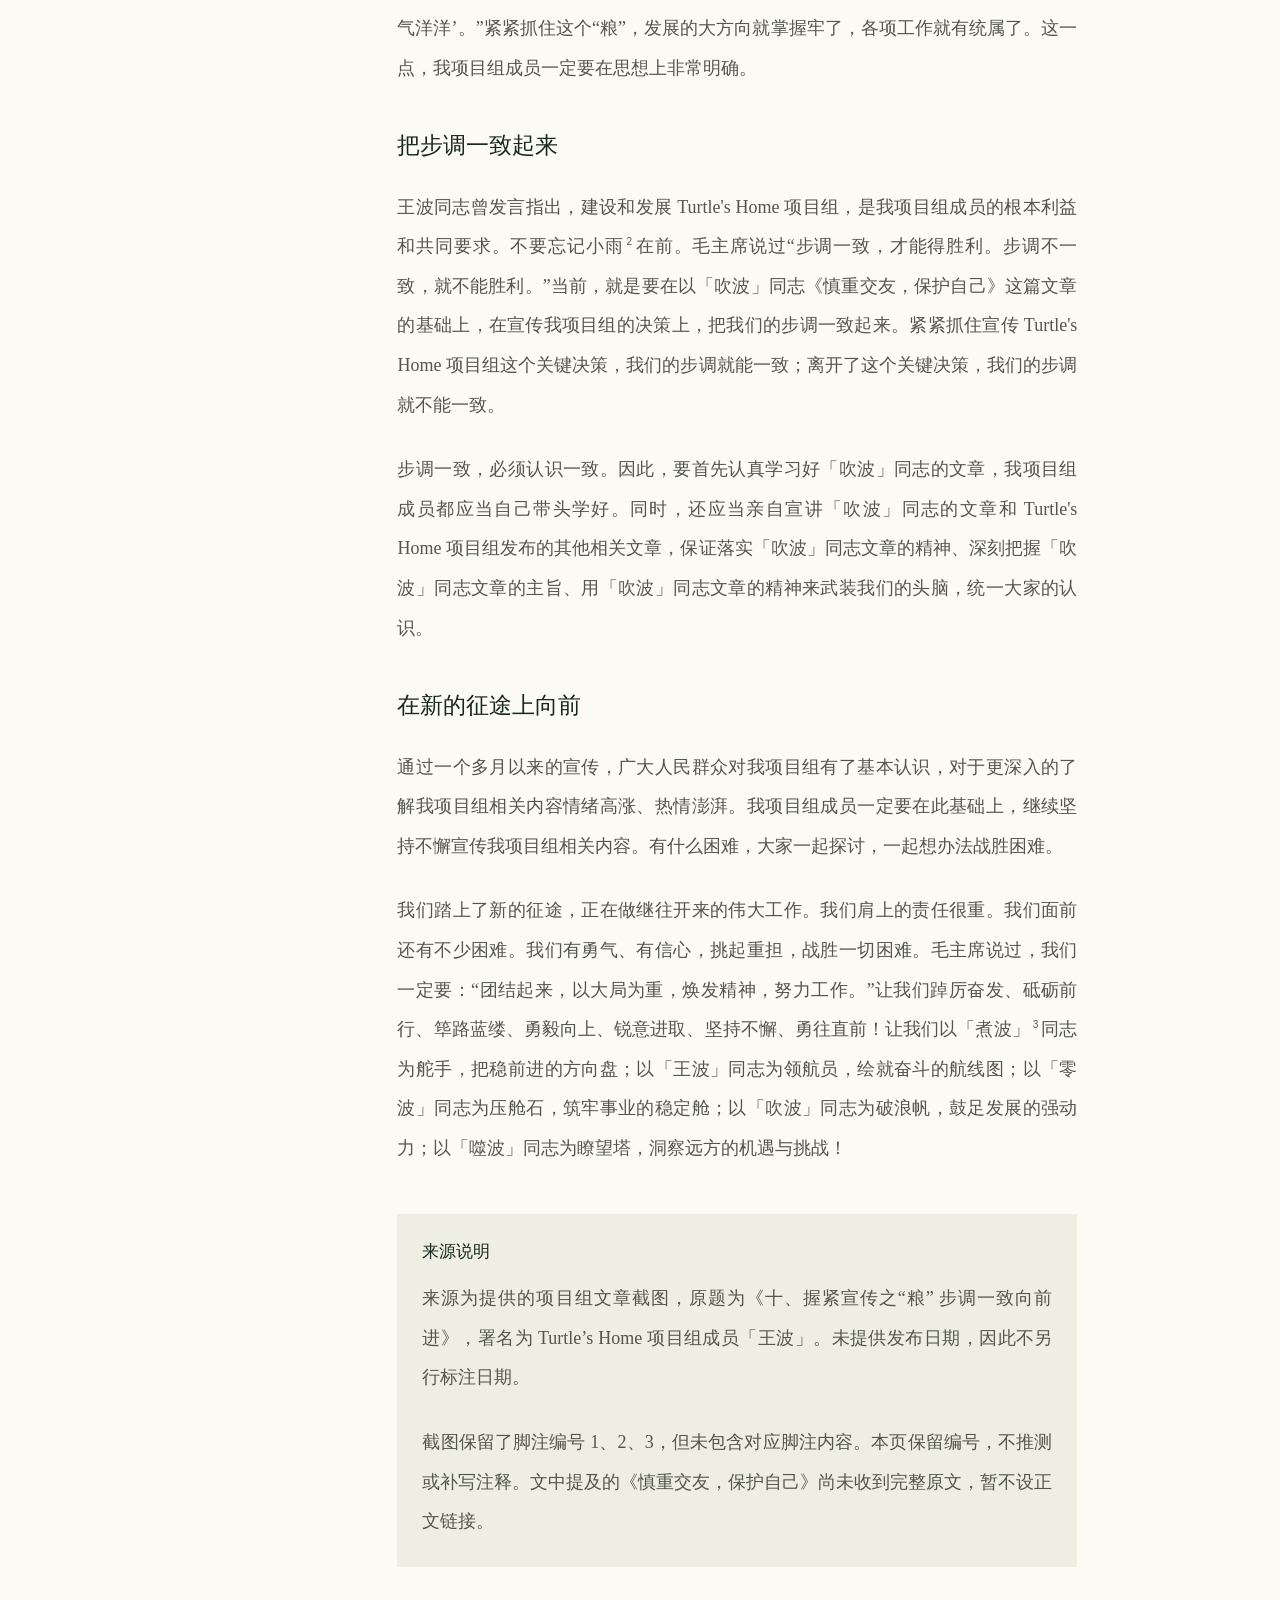
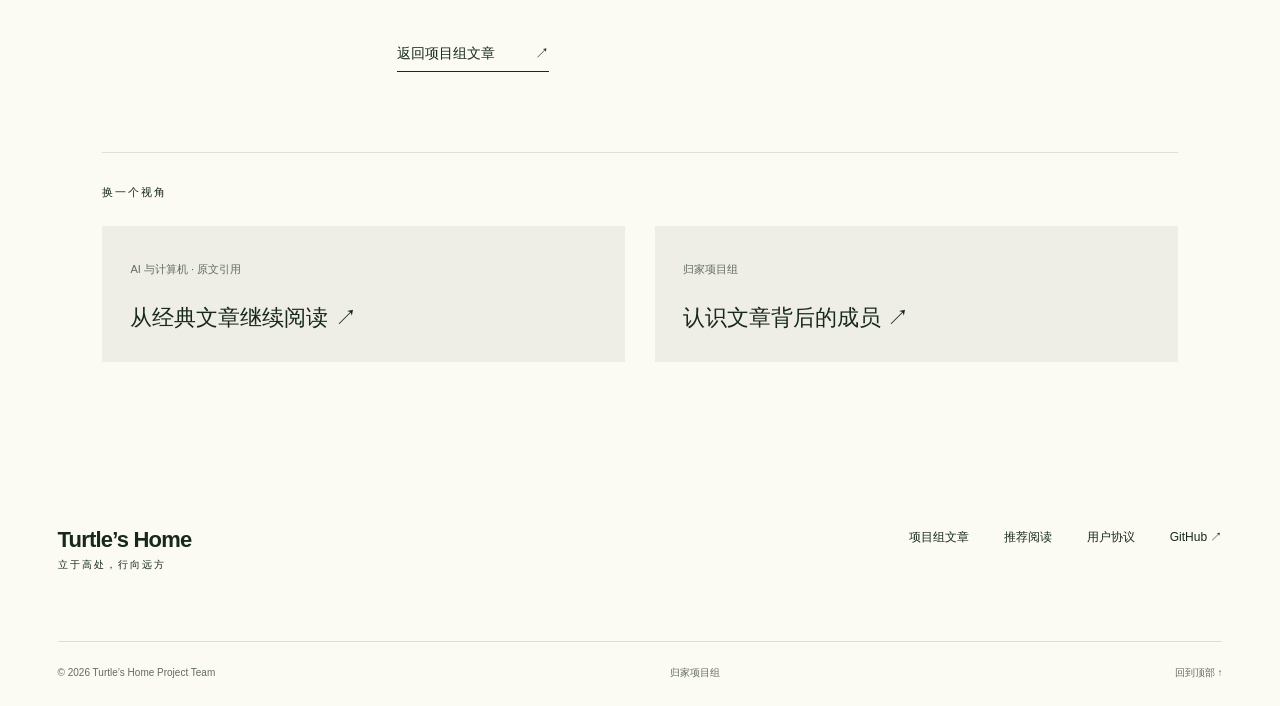
<file: journal/hold-the-grain.html>
<!doctype html>
<html lang="zh-CN">
  <head>
    <meta charset="utf-8" />
    <meta name="viewport" content="width=device-width,initial-scale=1" />
    <meta name="color-scheme" content="light" />
    <title>握紧宣传之“粮”，步调一致向前进 · Turtle’s Home</title>
    <meta
      name="description"
      content="王波的项目组文章：深入学习贯彻「吹波」同志文章精神。正文据所提供的项目组文章截图整理。"
    />
    <meta name="theme-color" content="#fbfaf3" />
    <link rel="icon" href="/favicon.svg" type="image/svg+xml" />
    <link rel="apple-touch-icon" href="/apple-touch-icon.png" />
    <meta
      property="og:title"
      content="握紧宣传之“粮”，步调一致向前进 · Turtle’s Home"
    />
    <meta
      property="og:description"
      content="王波的项目组文章：深入学习贯彻「吹波」同志文章精神。正文据所提供的项目组文章截图整理。"
    />
    <meta property="og:type" content="website" />
    <link rel="stylesheet" href="/assets/site.css" />
    <script src="/assets/site.js" defer></script>
  </head>
  <body id="top">
    <a class="skip" href="#main">跳至正文</a>
    <header class="site-header">
      <a class="brand" href="/" aria-label="Turtle’s Home 首页"
        ><span class="logo-crop logo-nav" aria-hidden="true"
          ><img
            src="/turtle_logo_transparent.png"
            width="684"
            height="676"
            alt="" /></span
        ><span>Turtle’s Home<span class="brand-sub">归家项目组</span></span></a
      ><button
        class="menu-toggle"
        aria-expanded="false"
        aria-controls="navigation"
      >
        菜单 <span>＋</span>
      </button>
      <nav id="navigation" aria-label="主导航">
        <a href="/#journal">项目组文章</a><a href="/#reading">推荐阅读</a
        ><a href="/#about">关于归家</a
        ><a class="nav-contact" href="/#people">项目组成员 <span>↗</span></a>
      </nav>
    </header>
    <div class="reading-progress" aria-hidden="true"><span></span></div>
    <main id="main" class="article-page team-article">
      <a class="back-link" href="/#journal">← 项目组文章</a>
      <header class="article-header">
        <span class="eyebrow">项目组文章 / 原文第十篇</span>
        <h1>握紧宣传之“粮”，<br />步调一致向前进</h1>
        <p class="article-deck">——深入学习贯彻「吹波」同志文章精神</p>
        <div class="article-byline">
          <span>王波 · Turtle’s Home 项目组成员</span
          ><span>约 5 分钟阅读 · 据所提供截图整理</span>
        </div>
      </header>
      <div class="article-animation" aria-label="文字动画：步调一致，向前进">
        <div class="animation-tools">
          <span class="eyebrow">步调一致，向前进</span
          ><button
            class="motion-toggle"
            data-motion-toggle
            aria-pressed="false"
            aria-label="暂停页面动画"
          >
            暂停动画 Ⅱ
          </button>
        </div>
        <div class="type-scene" aria-hidden="true">
          <span class="type-line"
            >步调<span class="ink-word">一致<i></i></span></span
          ><span class="type-line type-next"
            >向前进<span class="mini-arrow">↗</span></span
          ><span class="moving-pointer"></span
          ><span class="type-guideline"></span>
        </div>
        <span class="animation-caption">文字有方向，行动有回响。</span>
      </div>
      <div class="article-layout">
        <aside class="article-toc" aria-label="本文目录">
          <span class="eyebrow">本文目录</span
          ><a href="#part-1"><span>01</span>抓住宣传的关键</a
          ><a href="#part-2"><span>02</span>把步调一致起来</a
          ><a href="#part-3"><span>03</span>在新的征途上向前</a
          ><a href="#source-note">来源说明</a>
        </aside>
        <article class="article-body">
          <p class="source-intro">
            以下为项目组原文。网页标题标点和分节小标题为阅读排版所作调整，正文据截图整理。
          </p>
          <section id="part-1">
            <h2>抓住宣传的关键</h2>
            <p>
              我项目组重要成员「吹波」的《慎重交友，保护自己》这篇文章发表以来，我项目组全体成员热烈欢呼，衷心拥护，普遍进行了学习和讨论。当前，我项目组管理人员要加强管理、努力宣传，进一步把这篇文章学习好、宣传好、贯彻执行好。在这篇文章的指引下，把我项目组宣传运动更加深入地开展起来。这是我们完成
              Turtle's Home 项目组宣传运动的关键。
            </p>
            <p>
              王波<sup>1</sup>同志说过：“毛主席说过，‘手中有粮，心中不慌，脚踏实地，喜气洋洋。’当前，宣传
              Turtle's Home
              项目组就是我们手中的‘粮’，拿稳了‘粮’，方能‘心中不慌’，更能‘喜气洋洋’。”紧紧抓住这个“粮”，发展的大方向就掌握牢了，各项工作就有统属了。这一点，我项目组成员一定要在思想上非常明确。
            </p>
          </section>
          <section id="part-2">
            <h2>把步调一致起来</h2>
            <p>
              王波同志曾发言指出，建设和发展 Turtle's Home
              项目组，是我项目组成员的根本利益和共同要求。不要忘记小雨<sup>2</sup>在前。毛主席说过“步调一致，才能得胜利。步调不一致，就不能胜利。”当前，就是要在以「吹波」同志《慎重交友，保护自己》这篇文章的基础上，在宣传我项目组的决策上，把我们的步调一致起来。紧紧抓住宣传
              Turtle's Home
              项目组这个关键决策，我们的步调就能一致；离开了这个关键决策，我们的步调就不能一致。
            </p>
            <p>
              步调一致，必须认识一致。因此，要首先认真学习好「吹波」同志的文章，我项目组成员都应当自己带头学好。同时，还应当亲自宣讲「吹波」同志的文章和
              Turtle's Home
              项目组发布的其他相关文章，保证落实「吹波」同志文章的精神、深刻把握「吹波」同志文章的主旨、用「吹波」同志文章的精神来武装我们的头脑，统一大家的认识。
            </p>
          </section>
          <section id="part-3">
            <h2>在新的征途上向前</h2>
            <p>
              通过一个多月以来的宣传，广大人民群众对我项目组有了基本认识，对于更深入的了解我项目组相关内容情绪高涨、热情澎湃。我项目组成员一定要在此基础上，继续坚持不懈宣传我项目组相关内容。有什么困难，大家一起探讨，一起想办法战胜困难。
            </p>
            <p>
              我们踏上了新的征途，正在做继往开来的伟大工作。我们肩上的责任很重。我们面前还有不少困难。我们有勇气、有信心，挑起重担，战胜一切困难。毛主席说过，我们一定要：“团结起来，以大局为重，焕发精神，努力工作。”让我们踔厉奋发、砥砺前行、筚路蓝缕、勇毅向上、锐意进取、坚持不懈、勇往直前！让我们以「煮波」<sup>3</sup>同志为舵手，把稳前进的方向盘；以「王波」同志为领航员，绘就奋斗的航线图；以「零波」同志为压舱石，筑牢事业的稳定舱；以「吹波」同志为破浪帆，鼓足发展的强动力；以「噬波」同志为瞭望塔，洞察远方的机遇与挑战！
            </p>
          </section>
          <section class="source-note" id="source-note">
            <h2>来源说明</h2>
            <p>
              来源为提供的项目组文章截图，原题为《十、握紧宣传之“粮”
              步调一致向前进》，署名为 Turtle’s Home
              项目组成员「王波」。未提供发布日期，因此不另行标注日期。
            </p>
            <p>
              截图保留了脚注编号
              1、2、3，但未包含对应脚注内容。本页保留编号，不推测或补写注释。文中提及的《慎重交友，保护自己》尚未收到完整原文，暂不设正文链接。
            </p>
          </section>
          <a class="text-link" href="/#journal"
            >返回项目组文章 <span>↗</span></a
          >
        </article>
      </div>
      <section class="related">
        <span class="eyebrow">换一个视角</span>
        <div>
          <a href="/#reading"
            ><span>AI 与计算机 · 原文引用</span>
            <h3>从经典文章继续阅读 ↗</h3></a
          ><a href="/#people"
            ><span>归家项目组</span>
            <h3>认识文章背后的成员 ↗</h3></a
          >
        </div>
      </section>
    </main>
    <footer class="site-footer">
      <div class="footer-top">
        <a class="brand" href="/"
          >Turtle’s Home<span class="brand-sub">立于高处，行向远方</span></a
        >
        <div>
          <a href="/#journal">项目组文章</a><a href="/#reading">推荐阅读</a
          ><a href="/agreement.html">用户协议</a
          ><a
            href="https://github.com/piter273/turtlehome_website"
            target="_blank"
            rel="noopener noreferrer"
            >GitHub ↗</a
          >
        </div>
      </div>
      <div class="footer-bottom">
        <span>© <span data-year>2026</span> Turtle’s Home Project Team</span
        ><span>归家项目组</span><a href="#top">回到顶部 ↑</a>
      </div>
    </footer>
  </body>
</html>
</file>
<file: assets/site.css>
@charset "UTF-8";
:root {
  --paper: #f7f7f2;
  --ink: #20211e;
  --muted: #6b6c65;
  --line: #deded6;
  --green: #d4dfb6;
  --ease: cubic-bezier(0.22, 1, 0.36, 1);
}
* {
  box-sizing: border-box;
}
html {
  scroll-behavior: smooth;
  scroll-padding-top: 100px;
}
body {
  margin: 0;
  background: var(--paper);
  color: var(--ink);
  font-family: Arial, "PingFang SC", "Microsoft YaHei", sans-serif;
  font-size: 16px;
  line-height: 1.7;
  -webkit-font-smoothing: antialiased;
}
a {
  color: inherit;
  text-decoration: none;
}
button {
  font: inherit;
  color: inherit;
  cursor: pointer;
}
button,
a {
  -webkit-tap-highlight-color: transparent;
}
button:focus-visible,
a:focus-visible,
summary:focus-visible {
  outline: 2px solid #5c7342;
  outline-offset: 6px;
}
button {
  border: 0;
}
h1,
h2,
h3,
p {
  margin: 0;
}
h1,
h2,
h3 {
  font-weight: 500;
  line-height: 1.2;
}
img {
  max-width: 100%;
  display: block;
}
.site-header {
  height: 96px;
  display: flex;
  align-items: center;
  justify-content: space-between;
  padding: 0 4.5%;
  background: rgba(247, 247, 242, 0.94);
  position: sticky;
  top: 0;
  z-index: 20;
  backdrop-filter: blur(18px);
  border-bottom: 1px solid transparent;
}
.site-header.scrolled {
  border-color: var(--line);
}
.brand {
  display: flex;
  align-items: center;
  gap: 12px;
  font-size: 22px;
  line-height: 1.2;
  letter-spacing: -0.8px;
  font-weight: 600;
}
.brand-sub {
  display: block;
  font-size: 10px;
  letter-spacing: 2px;
  font-weight: 400;
  margin-top: 5px;
}
.site-header nav {
  display: flex;
  align-items: center;
  gap: 34px;
  font-size: 14px;
}
.site-header nav a:hover {
  opacity: 0.55;
}
.nav-contact {
  padding: 11px 18px;
  border: 1px solid var(--line);
  border-radius: 40px;
}
.nav-contact span {
  margin-left: 18px;
}
.menu-toggle {
  display: none;
}
.intro {
  padding: 80px 9% 70px;
  max-width: 1600px;
  margin: auto;
}
.eyebrow {
  font-size: 11px;
  letter-spacing: 1.8px;
  font-weight: 500;
  display: block;
}
.intro .eyebrow {
  display: flex;
  align-items: center;
  gap: 10px;
}
.status-dot {
  width: 7px;
  height: 7px;
  background: #7a8e5e;
  border-radius: 50%;
}
h1 {
  font-size: clamp(64px, 7.5vw, 116px);
  letter-spacing: -6px;
  line-height: 1.15;
  margin: 32px 0 36px;
}
.serif {
  font-family: "Songti SC", "Noto Serif CJK SC", SimSun, serif;
  font-weight: 400;
}
.intro-bottom {
  display: flex;
  align-items: end;
  justify-content: space-between;
}
.intro-bottom p {
  color: var(--muted);
  font-size: 17px;
}
.pill {
  border-radius: 40px;
  padding: 13px 23px;
  display: inline-flex;
  gap: 35px;
  align-items: center;
  background: var(--ink);
  color: var(--paper);
  font-size: 14px;
  transition:
    background 0.25s,
    transform 0.25s;
}
.pill:hover {
  background: #45483b;
  transform: translateY(-2px);
}
.feature {
  position: relative;
  overflow: hidden;
  min-height: 650px;
  margin: 0 3%;
  background: #131e1d;
  color: #fff;
  padding: 30px 6.4% 60px;
  isolation: isolate;
}
.feature-top {
  display: flex;
  justify-content: space-between;
  position: relative;
  z-index: 2;
  font-size: 12px;
}
.motion-toggle {
  background: rgba(0, 0, 0, 0.18);
  border: 1px solid #ffffff40;
  color: #fff;
  border-radius: 30px;
  padding: 5px 12px;
  font-size: 11px;
}
.feature-copy {
  position: relative;
  z-index: 1;
  padding-top: 115px;
  max-width: 560px;
}
.feature h2 {
  font-size: clamp(40px, 4.6vw, 70px);
  letter-spacing: -2px;
  margin: 20px 0;
}
.feature p {
  color: #d5dbd5;
  font-size: 15px;
}
.text-link {
  display: inline-flex;
  align-items: center;
  gap: 40px;
  border-bottom: 1px solid currentColor;
  padding: 5px 0;
  font-size: 14px;
  margin-top: 30px;
}
.text-link span {
  transition: transform 0.2s;
}
.text-link:hover span {
  transform: translate(3px, -3px);
}
.feature-coordinate {
  position: absolute;
  bottom: 30px;
  right: 35px;
  font-size: 10px;
  letter-spacing: 2px;
}
.orbital {
  position: absolute;
  inset: 0;
  overflow: hidden;
  z-index: -1;
  background:
    radial-gradient(ellipse at 80% 50%, #87955c55, transparent 55%),
    linear-gradient(125deg, #0a1717, #283d32);
}
.orbital-grid {
  position: absolute;
  inset: -50%;
  background-image:
    linear-gradient(#c0d6b30b 1px, transparent 1px),
    linear-gradient(90deg, #c0d6b30b 1px, transparent 1px);
  background-size: 65px 65px;
  transform: rotate(-25deg);
}
.orbital-core {
  position: absolute;
  width: 390px;
  height: 390px;
  left: 62%;
  top: 19%;
  border-radius: 50%;
  background: radial-gradient(
    circle at 35% 30%,
    #e0e9bd,
    #9fac6b 38%,
    #475b37 70%,
    #1b3026
  );
  box-shadow:
    0 0 100px #b9cb7140,
    inset -30px -30px 60px #10241bcc;
  animation: float 12s ease-in-out infinite;
}
.orbit {
  position: absolute;
  width: 650px;
  height: 650px;
  left: 53%;
  top: -2%;
  border: 1px solid #dbe5b47a;
  border-radius: 50%;
  transform: rotate(-30deg) scaleY(0.38);
  animation: orbit 30s linear infinite;
}
.orbit-two {
  transform: rotate(35deg) scaleY(0.52);
  animation: orbit-two 38s linear infinite;
  border-color: #e0edcc45;
}
.orbit-three {
  width: 790px;
  height: 790px;
  left: 48%;
  top: -13%;
  transform: rotate(-60deg) scaleY(0.7);
  animation: orbit-three 46s linear infinite;
  border-color: #e0edcc35;
}
.star {
  position: absolute;
  width: 9px;
  height: 9px;
  background: #eff0ce;
  border-radius: 50%;
  box-shadow: 0 0 20px #edf0b6;
}
.star-one {
  left: 65%;
  top: 19%;
}
.star-two {
  left: 91%;
  top: 75%;
  width: 5px;
  height: 5px;
}
@keyframes float {
  50% {
    transform: translateY(22px) rotate(6deg);
  }
}
@keyframes orbit {
  to {
    transform: rotate(330deg) scaleY(0.38);
  }
}
@keyframes orbit-two {
  to {
    transform: rotate(395deg) scaleY(0.52);
  }
}
@keyframes orbit-three {
  to {
    transform: rotate(300deg) scaleY(0.7);
  }
}
.motion-paused .orbital * {
  animation-play-state: paused;
}
.section {
  margin: 0 auto;
  padding: 110px 9%;
  max-width: 1600px;
}
.section-heading {
  display: flex;
  justify-content: space-between;
  align-items: end;
  margin-bottom: 40px;
  gap: 30px;
}
.section-heading h2,
.about h2 {
  font-size: clamp(30px, 3.3vw, 49px);
  letter-spacing: -1.5px;
  margin-top: 18px;
}
.section-heading > p {
  font-size: 14px;
  color: var(--muted);
  max-width: 320px;
}
.filters {
  display: flex;
  gap: 8px;
  margin-bottom: 30px;
  flex-wrap: wrap;
}
.filters button {
  padding: 8px 17px;
  border-radius: 30px;
  background: transparent;
  font-size: 13px;
  transition: background 0.2s;
}
.filters button:hover {
  background: #e8e9e1;
}
.filters button.active {
  background: var(--ink);
  color: white;
}
.article-grid {
  display: grid;
  grid-template-columns: repeat(3, minmax(0, 1fr));
  gap: 28px;
}
.article-card[hidden] {
  display: none;
}
.card-art {
  aspect-ratio: 1/1.1;
  position: relative;
  overflow: hidden;
  display: flex;
  align-items: center;
  justify-content: center;
  transition: border-radius 0.5s var(--ease);
}
.article-card:hover .card-art {
  border-radius: 7px 7px 55px 7px;
}
.art-home {
  background: #e2a58e;
  color: #5c3122;
}
.art-word {
  font-family: SimSun, serif;
  font-size: 100px;
  letter-spacing: -15px;
  transform: rotate(-8deg);
  transition: transform 0.7s var(--ease);
}
.art-word > span {
  display: block;
  margin-left: 60px;
  margin-top: -30px;
}
.art-lines {
  position: absolute;
  inset: 15%;
  border: 1px solid #81422f40;
  border-radius: 50%;
  box-shadow:
    0 0 0 28px #81422f10,
    0 0 0 56px #81422f0c;
}
.art-index {
  position: absolute;
  left: 22px;
  bottom: 20px;
  font-size: 9px;
  letter-spacing: 1.8px;
}
.art-code {
  background: #e2e4f0;
  color: #53547d;
}
.code-art {
  font-family: monospace;
  font-size: clamp(13px, 1.5vw, 21px);
  line-height: 2;
}
.code-art i {
  font-style: normal;
  color: #4d4f75;
}
.art-world {
  background: #d4dfb6;
  color: #4c5d32;
}
.voxel {
  display: flex;
  align-items: end;
  gap: 6px;
  transform: rotate(-25deg) skew(12deg);
  transition: transform 0.8s var(--ease);
}
.voxel i {
  display: block;
  width: 30px;
  background: #657b45;
  height: 80px;
  box-shadow: 10px 10px 0 #a5b67e;
}
.voxel i:nth-child(2) {
  height: 140px;
}
.voxel i:nth-child(3) {
  height: 110px;
}
.voxel i:nth-child(4) {
  height: 170px;
}
.voxel i:nth-child(5) {
  height: 60px;
}
.article-card:hover .art-word {
  transform: rotate(0) scale(1.08);
}
.article-card:hover .voxel {
  transform: rotate(-15deg) skew(12deg) translateY(-5px);
}
.card-meta {
  display: flex;
  justify-content: space-between;
  gap: 8px;
  font-size: 11px;
  margin: 22px 0 14px;
}
.card-meta span {
  color: var(--muted);
}
.article-card h3 {
  font-size: 23px;
  line-height: 1.5;
  letter-spacing: -0.5px;
}
.article-card p {
  font-size: 14px;
  color: var(--muted);
  margin-top: 13px;
}
.card-more {
  font-size: 12px;
  display: block;
  margin-top: 22px;
}
.about {
  display: grid;
  grid-template-columns: 1fr 1fr;
  gap: 10%;
  border-top: 1px solid var(--line);
  border-bottom: 1px solid var(--line);
}
.about h2 {
  line-height: 1.4;
}
.about-copy > p {
  color: var(--muted);
  font-size: 16px;
}
.about-copy .large-copy {
  font-size: 26px;
  color: var(--ink);
  line-height: 1.6;
  margin-bottom: 25px;
}
.service-note {
  border-top: 1px solid var(--line);
  margin-top: 50px;
  padding-top: 25px;
}
.service-note h3 {
  font-size: 18px;
  margin: 15px 0 10px;
}
.service-status {
  display: inline-block;
  font-size: 11px;
  background: #eae8dd;
  color: #726849;
  border-radius: 20px;
  padding: 3px 10px;
}
.service-note p {
  font-size: 13px;
  color: var(--muted);
  margin-top: 12px;
}
.archive {
  padding-bottom: 45px;
}
.archive-grid {
  display: grid;
  grid-template-columns: 1fr 1fr;
  gap: 28px;
}
.archive-item {
  background: none;
  text-align: left;
  padding: 0;
}
.archive-item img {
  width: 100%;
  height: 330px;
  object-fit: contain;
  background: #eeeee7;
  transition: filter 0.3s;
}
.archive-item:hover img {
  filter: brightness(0.94);
}
.archive-item > span {
  display: flex;
  justify-content: space-between;
  font-size: 12px;
  padding-top: 14px;
}
.archive-item > span > span {
  color: var(--muted);
}
.people-list {
  border-top: 1px solid var(--line);
}
details {
  border-bottom: 1px solid var(--line);
}
summary {
  display: flex;
  align-items: center;
  gap: 30px;
  padding: 26px 0;
  cursor: pointer;
  list-style: none;
}
summary::-webkit-details-marker {
  display: none;
}
.person-number {
  font-size: 11px;
  color: var(--muted);
  width: 40px;
}
summary h3 {
  font-size: 24px;
  flex: 1;
}
.person-role {
  font-size: 13px;
  color: var(--muted);
}
.plus {
  font-size: 24px;
  margin-left: 60px;
  transition: transform 0.3s;
}
details[open] .plus {
  transform: rotate(45deg);
}
details > p {
  padding: 0 80px 25px;
  max-width: 650px;
  color: var(--muted);
  font-size: 14px;
}
.contact {
  position: relative;
  overflow: hidden;
  background: #e6e9dd;
  margin: 0 3%;
  padding: 85px 6.4%;
  min-height: 500px;
}
.contact h2 {
  font-size: clamp(44px, 5.5vw, 80px);
  margin: 25px 0;
  letter-spacing: -3px;
}
.contact p {
  font-size: 14px;
  color: #5b6252;
  margin-bottom: 28px;
}
.contact > *:not(.contact-watermark) {
  position: relative;
  z-index: 1;
}
.contact-watermark {
  position: absolute;
  right: -25px;
  bottom: -65px;
  font-family: Georgia, serif;
  font-size: clamp(150px, 25vw, 380px);
  letter-spacing: -25px;
  color: #ccd3bc;
  line-height: 1;
}
.site-footer {
  padding: 65px 4.5% 25px;
}
.footer-top {
  display: flex;
  align-items: start;
  justify-content: space-between;
  padding-bottom: 70px;
}
.footer-top .brand {
  display: block;
}
.footer-top > div {
  display: flex;
  gap: 35px;
  font-size: 12px;
}
.footer-bottom {
  border-top: 1px solid var(--line);
  padding-top: 22px;
  display: flex;
  justify-content: space-between;
  gap: 20px;
  font-size: 10px;
  color: var(--muted);
}
.skip {
  position: fixed;
  top: -100px;
  left: 15px;
  z-index: 100;
  background: var(--ink);
  color: white;
  padding: 10px;
}
.skip:focus {
  top: 10px;
}
.sr-only {
  position: absolute;
  width: 1px;
  height: 1px;
  overflow: hidden;
  clip-path: inset(50%);
}
.lightbox {
  border: 0;
  background: #151714;
  color: white;
  padding: 60px 30px 25px;
  max-width: 90vw;
  max-height: 90vh;
}
.lightbox::backdrop {
  background: #000c;
  backdrop-filter: blur(8px);
}
.lightbox img {
  max-height: 70vh;
  margin: auto;
  object-fit: contain;
}
.lightbox p {
  margin-top: 15px;
  text-align: center;
  font-size: 12px;
}
.lightbox-close {
  position: absolute;
  right: 20px;
  top: 15px;
  background: none;
  color: white;
}
.reveal {
  opacity: 0;
  transform: translateY(25px);
  transition:
    opacity 0.8s var(--ease),
    transform 0.8s var(--ease);
}
.reveal.visible {
  opacity: 1;
  transform: none;
}
@media (min-width: 1800px) {
  .feature,
  .contact {
    max-width: 1500px;
    margin-inline: auto;
  }
}
@media (max-width: 900px) {
  .site-header nav {
    gap: 20px;
  }
  .intro {
    padding: 55px 6%;
  }
  .section {
    padding: 75px 6%;
  }
  .feature {
    min-height: 610px;
    padding-inline: 6%;
  }
  .orbital-core {
    left: 65%;
    width: 300px;
    height: 300px;
    top: 30%;
  }
  .orbit {
    left: 50%;
  }
  .article-grid {
    gap: 18px;
  }
  .article-card h3 {
    font-size: 20px;
  }
  .about {
    gap: 6%;
  }
  .footer-top > div {
    gap: 20px;
  }
  .archive-item img {
    height: 250px;
  }
  .art-word {
    font-size: 80px;
  }
  .art-word > span {
    margin-left: 40px;
  }
}
@media (max-width: 640px) {
  html {
    scroll-padding-top: 75px;
  }
  .site-header {
    height: 76px;
    padding: 0 6%;
  }
  .brand {
    font-size: 19px;
  }
  .brand-sub {
    font-size: 9px;
  }
  .menu-toggle {
    display: flex;
    gap: 15px;
    background: none;
    font-size: 13px;
    padding: 10px 0;
  }
  .site-header nav {
    display: none;
    position: absolute;
    top: 76px;
    left: 0;
    right: 0;
    background: var(--paper);
    padding: 25px 6% 35px;
    border-bottom: 1px solid var(--line);
    align-items: start;
  }
  .site-header nav.open {
    display: flex;
    flex-direction: column;
    gap: 24px;
  }
  .nav-contact {
    border: 0;
    padding: 0;
  }
  .intro {
    padding: 44px 6% 42px;
  }
  .eyebrow {
    font-size: 9px;
    letter-spacing: 1.4px;
  }
  h1 {
    font-size: 65px;
    letter-spacing: -3px;
    margin: 30px 0;
  }
  .intro-bottom {
    align-items: start;
    flex-direction: column;
    gap: 26px;
  }
  .intro-bottom p {
    font-size: 14px;
  }
  .pill {
    font-size: 12px;
    padding: 12px 20px;
  }
  .feature {
    margin: 0 4%;
    min-height: 660px;
    padding: 20px 7% 35px;
  }
  .feature-copy {
    padding-top: 240px;
  }
  .feature h2 {
    font-size: 37px;
    letter-spacing: -1px;
  }
  .feature p {
    font-size: 12px;
  }
  .feature-top {
    font-size: 10px;
  }
  .feature-copy .text-link {
    margin-top: 20px;
  }
  .orbital-core {
    left: 36%;
    top: 9%;
    width: 200px;
    height: 200px;
  }
  .orbit {
    width: 340px;
    height: 340px;
    left: 20%;
    top: 0;
  }
  .orbit-three {
    width: 430px;
    height: 430px;
    left: 8%;
    top: -5%;
  }
  .star-one {
    left: 35%;
    top: 15%;
  }
  .feature-coordinate {
    display: none;
  }
  .section {
    padding: 65px 6%;
  }
  .section-heading {
    align-items: start;
    flex-direction: column;
    gap: 20px;
    margin-bottom: 30px;
  }
  .section-heading h2,
  .about h2 {
    font-size: 32px;
    letter-spacing: -1px;
    margin-top: 14px;
  }
  .section-heading > p {
    font-size: 13px;
  }
  .filters {
    gap: 2px;
    margin-bottom: 25px;
  }
  .filters button {
    font-size: 12px;
    padding: 7px 12px;
  }
  .article-grid {
    grid-template-columns: 1fr;
    gap: 45px;
  }
  .card-art {
    aspect-ratio: 1.2;
  }
  .art-word {
    font-size: 110px;
  }
  .code-art {
    font-size: 22px;
  }
  .article-card h3 {
    font-size: 24px;
  }
  .card-meta {
    margin-top: 18px;
  }
  .card-more {
    margin-top: 15px;
  }
  .about {
    grid-template-columns: 1fr;
    gap: 32px;
  }
  .about-copy .large-copy {
    font-size: 22px;
  }
  .about-copy > p {
    font-size: 14px;
  }
  .archive {
    padding-bottom: 0;
  }
  .archive-grid {
    grid-template-columns: 1fr;
    gap: 30px;
  }
  .archive-item img {
    height: 280px;
  }
  summary {
    gap: 15px;
    padding: 24px 0;
  }
  .person-number {
    width: 20px;
  }
  summary h3 {
    font-size: 21px;
  }
  .plus {
    margin-left: 8px;
    font-size: 20px;
  }
  .person-role {
    font-size: 11px;
  }
  details > p {
    padding: 0 0 25px 35px;
    font-size: 13px;
  }
  .contact {
    margin: 0 4%;
    padding: 50px 7%;
    min-height: 460px;
  }
  .contact h2 {
    font-size: 48px;
    letter-spacing: -2px;
  }
  .contact-watermark {
    font-size: 180px;
    letter-spacing: -12px;
    bottom: -25px;
    right: -10px;
  }
  .footer-top {
    flex-direction: column;
    gap: 35px;
    padding-bottom: 45px;
  }
  .footer-top > div {
    flex-wrap: wrap;
    gap: 18px 28px;
  }
  .site-footer {
    padding: 45px 6% 25px;
  }
  .footer-bottom {
    flex-wrap: wrap;
    gap: 14px;
  }
  .footer-bottom > span:first-child {
    width: 100%;
  }
  .lightbox {
    padding: 55px 10px 20px;
    max-width: 96vw;
  }
}
@media (prefers-reduced-motion: reduce) {
  html {
    scroll-behavior: auto;
  }
  *,
  *::before,
  *::after {
    animation: none !important;
    transition: none !important;
  }
  .reveal {
    opacity: 1;
    transform: none;
  }
}

.article-page {
  max-width: 1300px;
  margin: auto;
  padding: 50px 8% 100px;
}
.back-link {
  font-size: 12px;
  color: var(--muted);
}
.article-header {
  max-width: 900px;
  padding: 65px 0 60px;
}
.article-header h1 {
  font-size: clamp(38px, 4.8vw, 68px);
  letter-spacing: -2px;
  line-height: 1.35;
  margin: 25px 0;
}
.article-deck {
  color: var(--muted);
  font-size: 18px;
  max-width: 600px;
}
.article-byline {
  display: flex;
  gap: 25px;
  flex-wrap: wrap;
  font-size: 11px;
  margin-top: 30px;
  color: var(--muted);
}
.article-layout {
  border-top: 1px solid var(--line);
  padding-top: 50px;
  display: grid;
  grid-template-columns: 230px 1fr;
  gap: 65px;
}
.article-toc {
  align-self: start;
  position: sticky;
  top: 125px;
  display: flex;
  flex-direction: column;
  gap: 18px;
}
.article-toc .eyebrow {
  margin-bottom: 10px;
}
.article-toc a {
  font-size: 12px;
  color: var(--muted);
}
.article-toc a:hover {
  color: var(--ink);
}
.article-toc a span {
  font-size: 9px;
  margin-right: 10px;
}
.article-body {
  max-width: 680px;
}
.article-lead {
  font-size: 23px;
  line-height: 1.9;
  margin-bottom: 45px;
}
.article-body section {
  margin-bottom: 40px;
  scroll-margin-top: 125px;
}
.article-body h2 {
  font-size: 25px;
  margin-bottom: 20px;
  line-height: 1.5;
}
.article-body section p {
  font-size: 17px;
  line-height: 2.1;
  color: #53564d;
}
.article-end {
  margin-top: 50px;
  padding-top: 25px;
  border-top: 1px solid var(--line);
}
.article-end > span {
  font-size: 30px;
}
.article-end p {
  font-size: 12px;
  color: var(--muted);
  margin-top: 20px;
}
@media (max-width: 900px) {
  .article-layout {
    grid-template-columns: 180px 1fr;
    gap: 35px;
  }
}
@media (max-width: 640px) {
  .article-page {
    padding: 30px 6% 65px;
  }
  .article-header {
    padding: 40px 0;
  }
  .article-header h1 {
    font-size: 38px;
    letter-spacing: -1px;
  }
  .article-deck {
    font-size: 15px;
  }
  .article-layout {
    grid-template-columns: 1fr;
    gap: 40px;
    padding-top: 30px;
  }
  .article-toc {
    position: static;
    padding-bottom: 30px;
    border-bottom: 1px solid var(--line);
    gap: 12px;
  }
  .article-lead {
    font-size: 20px;
  }
  .article-body h2 {
    font-size: 23px;
  }
  .article-body section p {
    font-size: 16px;
  }
}

/* Reading and policy pages */
.reading-progress {
  position: fixed;
  top: 95px;
  left: 0;
  right: 0;
  height: 2px;
  z-index: 30;
  pointer-events: none;
}
.reading-progress span {
  display: block;
  width: 100%;
  height: 100%;
  background: #728657;
  transform: scaleX(0);
  transform-origin: left;
}
.article-toc a[aria-current="location"] {
  color: var(--ink);
  text-decoration: underline;
  text-underline-offset: 5px;
}
.related {
  margin-top: 80px;
  border-top: 1px solid var(--line);
  padding-top: 30px;
}
.related > div {
  display: grid;
  grid-template-columns: 1fr 1fr;
  gap: 30px;
  margin-top: 25px;
}
.related a {
  background: #eeeee6;
  padding: 28px;
  transition: background 0.2s;
}
.related a:hover {
  background: #e5e9db;
}
.related a span {
  font-size: 11px;
  color: var(--muted);
}
.related h3 {
  font-size: 22px;
  line-height: 1.5;
  margin-top: 20px;
}
.legal-page {
  max-width: 900px;
  padding: 60px 6% 100px;
  margin: auto;
}
.doc-head h1 {
  font-size: clamp(32px, 4vw, 52px);
  letter-spacing: -1px;
  margin: 25px 0;
}
.meta {
  font-size: 12px;
  color: var(--muted);
}
.legal-page > .lead {
  font-size: 18px;
  margin-top: 35px;
}
.legal-page .toc {
  background: #eeeee6;
  padding: 30px;
  margin: 40px 0;
}
.toc-title {
  font-size: 12px;
  letter-spacing: 2px;
}
.toc ol {
  padding-left: 20px;
  columns: 2;
  gap: 30px;
  margin-bottom: 0;
}
.toc li {
  font-size: 13px;
  margin-top: 10px;
  break-inside: avoid;
}
.toc a:hover {
  text-decoration: underline;
}
.legal-page > h2 {
  font-size: 25px;
  margin: 45px 0 20px;
  line-height: 1.5;
  scroll-margin-top: 120px;
}
.legal-page > p {
  font-size: 15px;
  line-height: 2;
  color: #53564d;
  margin-bottom: 18px;
}
.legal-page li {
  line-height: 2;
}
.not-found {
  padding: 90px 9% 120px;
  max-width: 1300px;
  margin: auto;
}
.not-found h1 {
  font-size: clamp(48px, 6vw, 85px);
  letter-spacing: -3px;
  margin: 30px 0;
}
.not-found p {
  color: var(--muted);
  margin: 25px 0 35px;
}
.reveal {
  opacity: 1;
  transform: translateY(14px);
}
.reveal.visible {
  transform: none;
}
@media (max-width: 640px) {
  .reading-progress {
    top: 75px;
  }
  .related {
    margin-top: 50px;
  }
  .related > div {
    grid-template-columns: 1fr;
    gap: 15px;
  }
  .related h3 {
    font-size: 20px;
  }
  .legal-page {
    padding: 35px 6% 65px;
  }
  .legal-page .toc {
    padding: 22px;
  }
  .toc ol {
    columns: 1;
  }
  .legal-page > h2 {
    font-size: 23px;
  }
  .not-found {
    padding: 65px 6% 90px;
  }
  .not-found h1 {
    font-size: 48px;
    letter-spacing: -2px;
  }
  .not-found p {
    font-size: 14px;
  }
}
@media (prefers-reduced-motion: reduce) {
  .motion-toggle {
    display: none;
  }
  .reveal {
    transform: none;
  }
}

html:not(.has-js) .filters,
html:not(.has-js) .motion-toggle,
html:not(.has-js) .menu-toggle {
  display: none;
}
@media (max-width: 640px) {
  html:not(.has-js) .site-header {
    height: auto;
    flex-wrap: wrap;
    padding-block: 18px;
  }
  html:not(.has-js) .site-header nav {
    display: flex;
    position: static;
    width: 100%;
    flex-wrap: wrap;
    padding: 20px 0 0;
    border: 0;
    gap: 15px;
    font-size: 12px;
  }
}

/* Turtle's Home identity: crop the supplied source in layout, never redraw it. */
:root {
  --paper: #fbfaf3;
  --ink: #17281c;
  --muted: #626c60;
  --line: #dce1d2;
  --brand-green: #1c7035;
}
.site-header {
  background: rgba(251, 250, 243, 0.95);
}
.logo-crop {
  display: block;
  position: relative;
  overflow: hidden;
  aspect-ratio: 430 / 350;
  isolation: isolate;
}
.logo-crop img {
  position: absolute;
  width: 159%;
  max-width: none;
  height: auto;
  left: -28%;
  top: -37%;
  mix-blend-mode: multiply;
}
.logo-nav {
  width: 37px;
  flex: 0 0 37px;
}
.identity-intro {
  display: grid;
  grid-template-columns: 1.3fr 1fr;
  align-items: center;
  gap: 5%;
  padding-block: 80px 90px;
}
.identity-intro h1 {
  font-size: clamp(48px, 6.5vw, 96px);
  letter-spacing: -4px;
  line-height: 1.24;
  margin: 28px 0;
}
.intro-description {
  color: var(--muted);
  font-size: 16px;
  line-height: 1.9;
  margin: 0 0 30px;
}
.identity-mark {
  position: relative;
  padding: 30px 20px;
  text-align: center;
}
.logo-hero {
  width: 100%;
  max-width: 370px;
  margin: 0 auto 28px;
}
.identity-label {
  display: flex;
  flex-direction: column;
  gap: 5px;
}
.identity-label strong {
  font-size: 24px;
  letter-spacing: -0.7px;
  font-weight: 500;
}
.identity-label > span {
  font-size: 11px;
  letter-spacing: 2px;
  color: var(--muted);
}
.identity-grid {
  position: absolute;
  width: 50px;
  height: 50px;
  top: 0;
  right: 0;
  border-top: 1px solid var(--line);
  border-right: 1px solid var(--line);
}
.identity-grid::after {
  content: "";
  position: absolute;
  width: 50px;
  height: 50px;
  right: 300px;
  top: 345px;
  border-left: 1px solid var(--line);
  border-bottom: 1px solid var(--line);
}
.kinetic-banner {
  margin: 0 3%;
  background: #e3e9d9;
  padding: 26px 6.4% 55px;
}
.kinetic-top,
.animation-tools {
  display: flex;
  justify-content: space-between;
  align-items: center;
  gap: 15px;
}
.motion-toggle {
  color: var(--ink);
  background: transparent;
  border-color: #8e9b7b;
  flex: 0 0 auto;
}
.kinetic-layout {
  display: grid;
  grid-template-columns: 1fr 1fr;
  gap: 45px;
  align-items: center;
  padding-top: 50px;
}
.kinetic-copy h2 {
  font-size: clamp(34px, 3.8vw, 55px);
  line-height: 1.3;
  letter-spacing: -1.5px;
  margin: 22px 0;
}
.kinetic-copy p {
  color: #4d5946;
  font-size: 14px;
}
.word-play {
  position: relative;
  padding: 20px 0 10px;
}
.word-stage {
  position: relative;
  overflow: hidden;
  height: 255px;
  display: flex;
  flex-direction: column;
  align-items: center;
  justify-content: center;
  gap: 10px;
}
.word-label {
  position: absolute;
  top: 0;
  left: 15px;
  font-size: 9px;
  letter-spacing: 2px;
  color: #4f5d43;
}
.word-primary,
.word-secondary {
  font-size: clamp(35px, 4.7vw, 67px);
  line-height: 1.3;
  letter-spacing: -3px;
  transition:
    transform 0.8s var(--ease),
    color 0.8s;
}
.word-primary {
  font-family: "Songti SC", SimSun, serif;
  color: #214d2d;
}
.word-secondary {
  transform: translateX(20px);
}
.word-baseline {
  width: 70%;
  height: 1px;
  background: #6a815455;
  position: absolute;
  bottom: 27px;
}
.word-cursor,
.moving-pointer {
  position: absolute;
  width: 25px;
  height: 32px;
  background: #192c1e;
  clip-path: polygon(4% 2%, 97% 66%, 59% 72%, 44% 100%, 4% 2%);
  filter: drop-shadow(0 3px 1px #0002);
}
.word-cursor {
  top: 118px;
  left: 65%;
  animation: cursor-travel 6s var(--ease) infinite;
}
.word-button {
  background: transparent;
  border-bottom: 1px solid #8d9e7a;
  display: flex;
  gap: 50px;
  align-items: center;
  padding: 7px 0;
  margin: 0 auto;
  font-size: 12px;
}
.word-button > span {
  transition: transform 0.5s var(--ease);
}
.word-play.is-forward .word-primary {
  transform: translate(-10px, -6px);
  color: var(--ink);
}
.word-play.is-forward .word-secondary {
  transform: translate(25px, 6px);
  color: var(--brand-green);
}
.word-play.is-forward .word-button > span {
  transform: rotate(90deg);
}
.word-play.is-forward .word-cursor {
  animation-direction: reverse;
}
@keyframes cursor-travel {
  0%,
  100% {
    transform: translate(30px, 18px) rotate(-10deg);
  }
  38%,
  55% {
    transform: translate(-115px, -65px) rotate(10deg);
  }
  70% {
    transform: translate(-90px, 35px) rotate(-5deg);
  }
}
.team-feature-card {
  display: grid;
  grid-template-columns: 1fr 1.15fr;
  gap: 7%;
  align-items: center;
}
.team-cover {
  min-height: 405px;
  background: #186333;
  color: #fffef0;
  padding: 30px;
  position: relative;
  overflow: hidden;
  transition: background 0.4s;
}
.team-feature-card:hover .team-cover {
  background: #104b25;
}
.team-cover .eyebrow {
  font-size: 10px;
  opacity: 0.85;
}
.grain-title {
  display: block;
  font-family: "Songti SC", SimSun, serif;
  font-size: clamp(52px, 5.3vw, 76px);
  letter-spacing: -3px;
  line-height: 1.35;
  padding: 40px 0 65px;
}
.grain-title > span {
  color: #d6dfa9;
}
.cover-rule {
  position: absolute;
  right: 0;
  top: 140px;
  width: 140px;
  height: 140px;
  border: 1px solid #ffffff24;
  border-radius: 50%;
  box-shadow:
    0 0 0 25px #ffffff09,
    0 0 0 50px #ffffff05;
}
.cover-signature {
  font-size: 11px;
  letter-spacing: 1px;
  position: absolute;
  bottom: 28px;
}
.team-card-copy h3 {
  font-size: clamp(28px, 3.1vw, 43px);
  line-height: 1.5;
  letter-spacing: -1px;
  margin: 25px 0 18px;
}
.team-card-copy > p {
  font-size: 14px;
  color: var(--muted);
}
.team-source {
  font-size: 11px;
  display: block;
  color: var(--muted);
  margin-top: 25px;
}
.team-card-copy .text-link {
  margin-top: 30px;
}
.reading-section {
  border-top: 1px solid var(--line);
}
.citation-notice {
  display: flex;
  align-items: start;
  gap: 20px;
  padding: 23px 25px;
  background: #eeeee3;
  margin-bottom: 35px;
}
.citation-badge {
  font-size: 11px;
  border: 1px solid #a5b197;
  padding: 2px 9px;
  border-radius: 20px;
  white-space: nowrap;
}
.citation-notice p {
  font-size: 12px;
  line-height: 1.9;
  color: #55614e;
  max-width: 780px;
}
.reading-list {
  border-top: 1px solid var(--line);
}
.reading-row {
  display: grid;
  grid-template-columns: 35px 1.35fr 1fr;
  gap: 30px;
  border-bottom: 1px solid var(--line);
  padding: 32px 0;
  transition: background 0.25s;
}
.reading-row:hover {
  background: #ecefe3;
}
.reading-number {
  font-size: 11px;
  color: var(--muted);
  padding-top: 2px;
}
.reading-title .eyebrow {
  color: #49613e;
  font-size: 10px;
}
.reading-title h3 {
  font-size: 25px;
  line-height: 1.35;
  margin: 12px 0;
  letter-spacing: -0.6px;
}
.reading-author {
  font-size: 11px;
  color: var(--muted);
}
.reading-description p {
  font-size: 13px;
  color: var(--muted);
  line-height: 1.9;
  margin-bottom: 15px;
}
.reading-description > span {
  font-size: 11px;
}
.contact-watermark {
  font-family: "Songti SC", SimSun, serif;
  letter-spacing: -15px;
  font-size: 250px;
  right: 25px;
  bottom: -15px;
}
.article-header h1 {
  font-family: "Songti SC", SimSun, serif;
  font-size: clamp(36px, 4.5vw, 64px);
  line-height: 1.45;
}
.article-header .article-deck {
  font-size: 17px;
  line-height: 1.9;
}
.team-article .article-layout {
  margin-top: 50px;
}
.source-intro {
  font-size: 13px;
  padding: 0 0 30px;
  margin-bottom: 35px;
  border-bottom: 1px solid var(--line);
  color: var(--muted);
}
.team-article .article-body section p {
  font-family: "Songti SC", SimSun, serif;
  font-size: 18px;
  line-height: 2.2;
  text-align: justify;
  margin-bottom: 25px;
}
.team-article .article-body h2 {
  font-size: 23px;
  margin-bottom: 25px;
}
.team-article sup {
  font-family: Arial, sans-serif;
  font-size: 10px;
  margin-inline: 3px;
}
.team-article .source-note {
  padding: 25px;
  background: #eeeee3;
  margin-top: 45px;
}
.team-article .source-note h2 {
  font-size: 17px;
  margin-bottom: 15px;
}
.team-article .source-note p {
  font-family: inherit;
  font-size: 12px;
  line-height: 1.9;
  text-align: left;
  margin-bottom: 15px;
}
.team-article .source-note p:last-child {
  margin-bottom: 0;
}
.article-animation {
  background: #e3e9d9;
  position: relative;
  padding: 22px 30px;
  overflow: hidden;
}
.animation-tools .eyebrow {
  font-size: 10px;
}
.type-scene {
  position: relative;
  min-height: 350px;
  display: flex;
  align-items: center;
  justify-content: center;
  flex-direction: column;
  padding: 35px;
  gap: 8px;
  overflow: hidden;
}
.type-line {
  font-size: clamp(36px, 5.5vw, 77px);
  letter-spacing: -3px;
  font-weight: 500;
  line-height: 1.35;
}
.ink-word {
  display: inline-block;
  position: relative;
  margin-left: 7px;
  color: #216236;
}
.ink-word i {
  position: absolute;
  bottom: -5px;
  left: 0;
  right: 0;
  height: 3px;
  background: #216236;
  transform-origin: left;
  animation: ink-line 6s ease-in-out infinite;
}
.type-next {
  font-family: "Songti SC", SimSun, serif;
  transform: translateX(30px);
}
.mini-arrow {
  display: inline-block;
  margin-left: 20px;
  font-family: Arial, sans-serif;
  animation: arrow-step 6s ease-in-out infinite;
}
.moving-pointer {
  top: 45%;
  left: 70%;
  animation: article-cursor 6s var(--ease) infinite;
}
.type-guideline {
  position: absolute;
  width: 60%;
  height: 1px;
  background: #8d9e7a55;
  bottom: 38px;
}
.animation-caption {
  display: block;
  text-align: center;
  font-size: 11px;
  color: #55614e;
}
@keyframes ink-line {
  0%,
  15% {
    transform: scaleX(0.05);
  }
  40%,
  80% {
    transform: scaleX(1);
  }
  100% {
    transform: scaleX(0.05);
  }
}
@keyframes article-cursor {
  0%,
  100% {
    transform: translate(20px, 40px);
  }
  35%,
  55% {
    transform: translate(-70px, -35px);
  }
  75% {
    transform: translate(5px, -20px);
  }
}
@keyframes arrow-step {
  0%,
  100% {
    transform: translate(0, 0);
  }
  50%,
  75% {
    transform: translate(8px, -8px);
  }
}
.motion-paused .word-stage *,
.motion-paused .type-scene * {
  animation-play-state: paused;
}
html:not(.has-js) .word-button,
html:not(.has-js) [data-motion-toggle] {
  display: none;
}
@media (min-width: 1800px) {
  .kinetic-banner {
    max-width: 1500px;
    margin-inline: auto;
  }
}
@media (max-width: 900px) {
  .identity-intro {
    padding-inline: 6%;
    gap: 3%;
  }
  .identity-intro h1 {
    font-size: 65px;
  }
  .identity-label strong {
    font-size: 21px;
  }
  .kinetic-layout {
    gap: 20px;
  }
  .word-primary,
  .word-secondary {
    font-size: 44px;
  }
  .reading-row {
    grid-template-columns: 25px 1.2fr 1fr;
    gap: 20px;
  }
  .reading-title h3 {
    font-size: 22px;
  }
  .identity-grid::after {
    display: none;
  }
}
@media (max-width: 640px) {
  .identity-intro {
    grid-template-columns: 1fr;
    padding-block: 35px 45px;
    gap: 35px;
  }
  .identity-intro h1 {
    font-size: clamp(45px, 12.5vw, 65px);
    letter-spacing: -2px;
    margin: 28px 0 20px;
  }
  .intro-description {
    font-size: 14px;
    margin-bottom: 25px;
  }
  .identity-mark {
    display: flex;
    align-items: center;
    text-align: left;
    gap: 25px;
    border-top: 1px solid var(--line);
    padding: 25px 0 0;
  }
  .logo-hero {
    width: 110px;
    flex: 0 0 110px;
    margin: 0;
  }
  .identity-label strong {
    font-size: 21px;
  }
  .identity-label > span {
    font-size: 9px;
    letter-spacing: 0.5px;
  }
  .identity-grid {
    display: none;
  }
  .kinetic-banner {
    margin: 0 4%;
    padding: 20px 7% 35px;
  }
  .kinetic-top > .eyebrow {
    max-width: 170px;
    line-height: 1.8;
    font-size: 8px;
  }
  .kinetic-layout {
    grid-template-columns: 1fr;
    padding-top: 35px;
    gap: 25px;
  }
  .kinetic-copy h2 {
    font-size: 34px;
    margin: 18px 0;
  }
  .kinetic-copy p {
    font-size: 13px;
  }
  .kinetic-copy .text-link {
    margin-top: 20px;
  }
  .word-play {
    border-top: 1px solid #becbad;
    padding-top: 25px;
  }
  .word-stage {
    height: 235px;
  }
  .word-primary,
  .word-secondary {
    font-size: 48px;
  }
  .word-cursor {
    left: 80%;
  }
  .team-feature-card {
    grid-template-columns: 1fr;
    gap: 28px;
  }
  .team-cover {
    min-height: 355px;
    padding: 25px;
  }
  .grain-title {
    font-size: 63px;
    padding: 30px 0 55px;
  }
  .team-card-copy h3 {
    font-size: 29px;
    margin: 16px 0;
  }
  .team-card-copy > p {
    font-size: 13px;
  }
  .team-source {
    margin-top: 18px;
  }
  .team-card-copy .text-link {
    margin-top: 20px;
  }
  .citation-notice {
    flex-direction: column;
    gap: 12px;
    padding: 20px;
    margin-bottom: 20px;
  }
  .reading-row {
    grid-template-columns: 20px 1fr;
    gap: 15px;
    padding: 27px 0;
  }
  .reading-description {
    grid-column: 2;
  }
  .reading-title h3 {
    font-size: 23px;
    margin: 10px 0;
  }
  .reading-description p {
    margin-bottom: 10px;
    font-size: 12px;
  }
  .contact-watermark {
    font-size: 150px;
    bottom: -10px;
    right: 0;
  }
  .article-header h1 {
    font-size: 37px;
    letter-spacing: -1px;
  }
  .article-header .article-deck {
    font-size: 15px;
  }
  .article-animation {
    padding: 18px;
  }
  .animation-tools .eyebrow {
    font-size: 8px;
    letter-spacing: 0.8px;
  }
  .type-scene {
    min-height: 255px;
    padding: 30px 0;
  }
  .type-line {
    font-size: 42px;
    letter-spacing: -2px;
  }
  .type-next {
    transform: translateX(10px);
  }
  .mini-arrow {
    margin-left: 12px;
  }
  .moving-pointer {
    left: 85%;
    width: 20px;
    height: 27px;
  }
  .team-article .article-layout {
    margin-top: 35px;
  }
  .team-article .article-body section p {
    font-size: 17px;
    line-height: 2.1;
  }
  .team-article .source-note {
    padding: 20px;
  }
  .team-article .source-note p {
    font-size: 12px;
  }
}
@media (prefers-reduced-motion: reduce) {
  .word-stage *,
  .type-scene * {
    animation: none !important;
    transition: none !important;
  }
  [data-motion-toggle] {
    display: none;
  }
}

.contact-watermark {
  color: #687653;
}
html:not(.has-js) .word-stage *,
html:not(.has-js) .type-scene * {
  animation: none;
}
@media (max-width: 640px) {
  .grain-title {
    font-size: 48px;
  }
}
</file>
